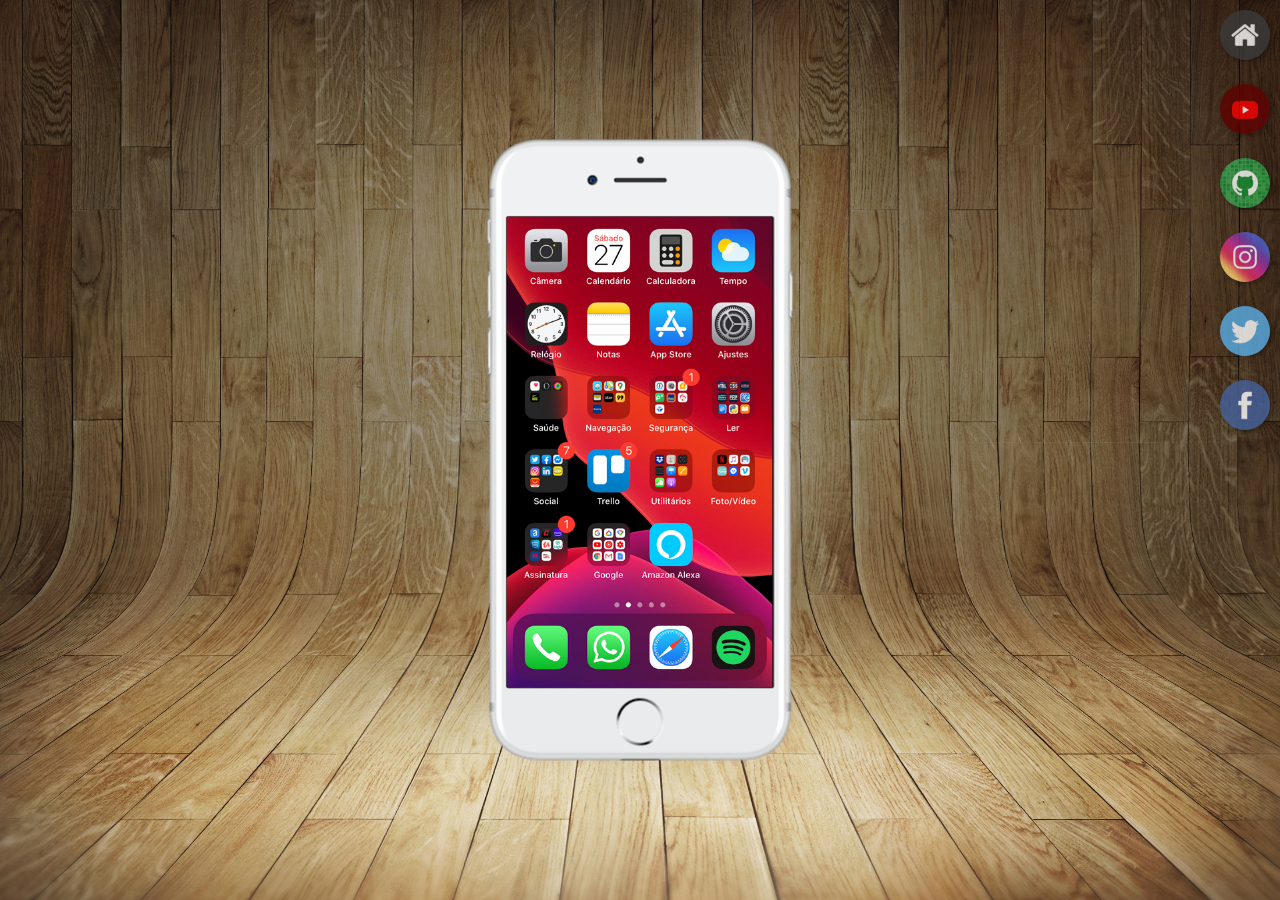
<file: index.html>
<!DOCTYPE html>
<html lang="pt-br">
<head>
    <meta charset="UTF-8">
    <meta name="viewport" content="width=device-width, initial-scale=1.0">
    <link rel="shortcut icon" href="imagens/favicon.ico" type="image/x-icon">
    <link rel="stylesheet" href="estilos/style.css">
    <title>Projeto Redes Sociais</title>
</head>
<body>
    <main>
        <section id="telefone">
            <iframe src="home.html" id="tela" name="tela" frameborder="0">
                Seu navegador não é compatível!
            </iframe>
        </section>
        <section id="redes-sociais">
            <a href="home.html" target="tela"><img src="imagens/logo-home.jpg" alt="Home"></a><br>
            <a href="youtube.html" target="tela"><img src="imagens/logo-youtube.jpg" alt="Youtube"></a><br>
            <a href="github.html" target="tela"><img src="imagens/logo-github.jpg" alt="Github"></a><br>
            <a href="instagram.html" target="tela"><img src="imagens/logo-instagram.jpg" alt="Instagram"></a><br>
            <a href="twitter.html" target="tela"><img src="imagens/logo-twitter.jpg" alt="Twitter"></a><br>
            <a href="facebook.html" target="tela"><img src="imagens/logo-facebook.jpg" alt="Facebook"></a><br>
        </section>
    </main>
</body>
</html>
</file>
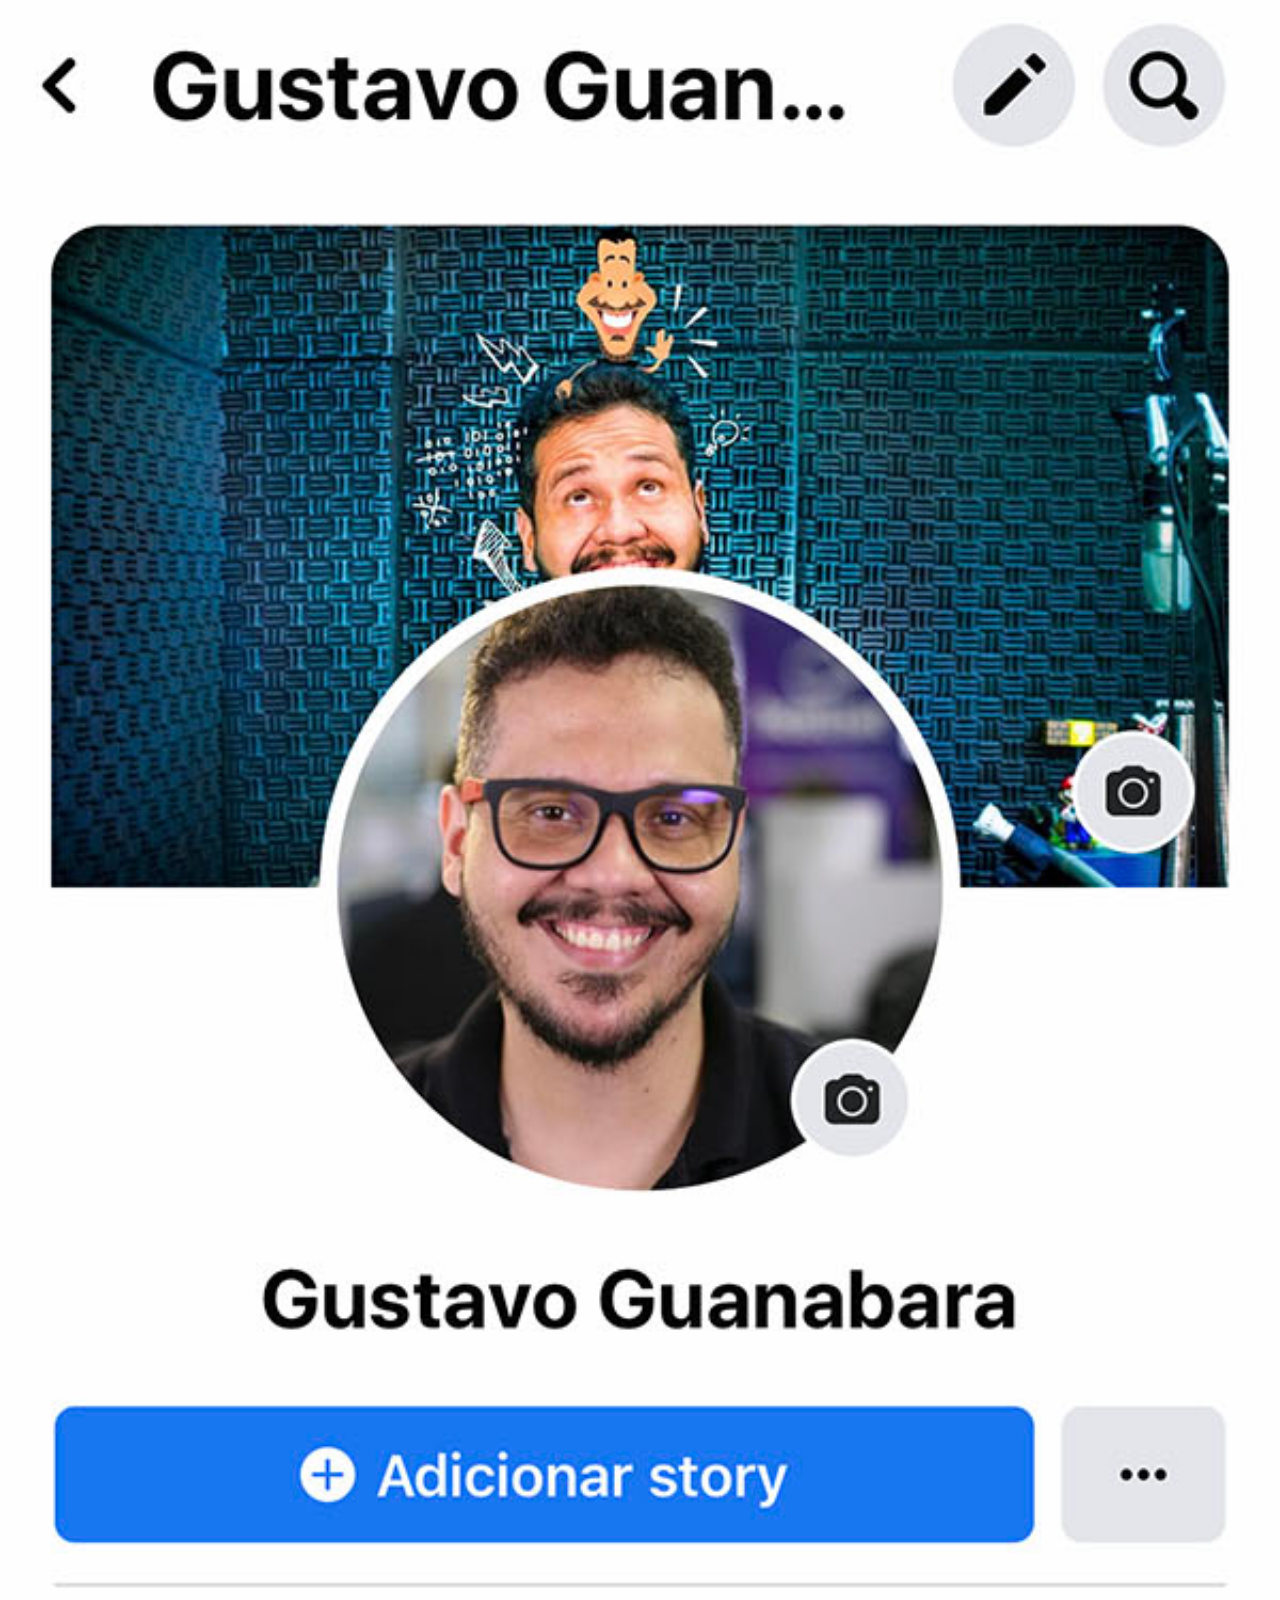
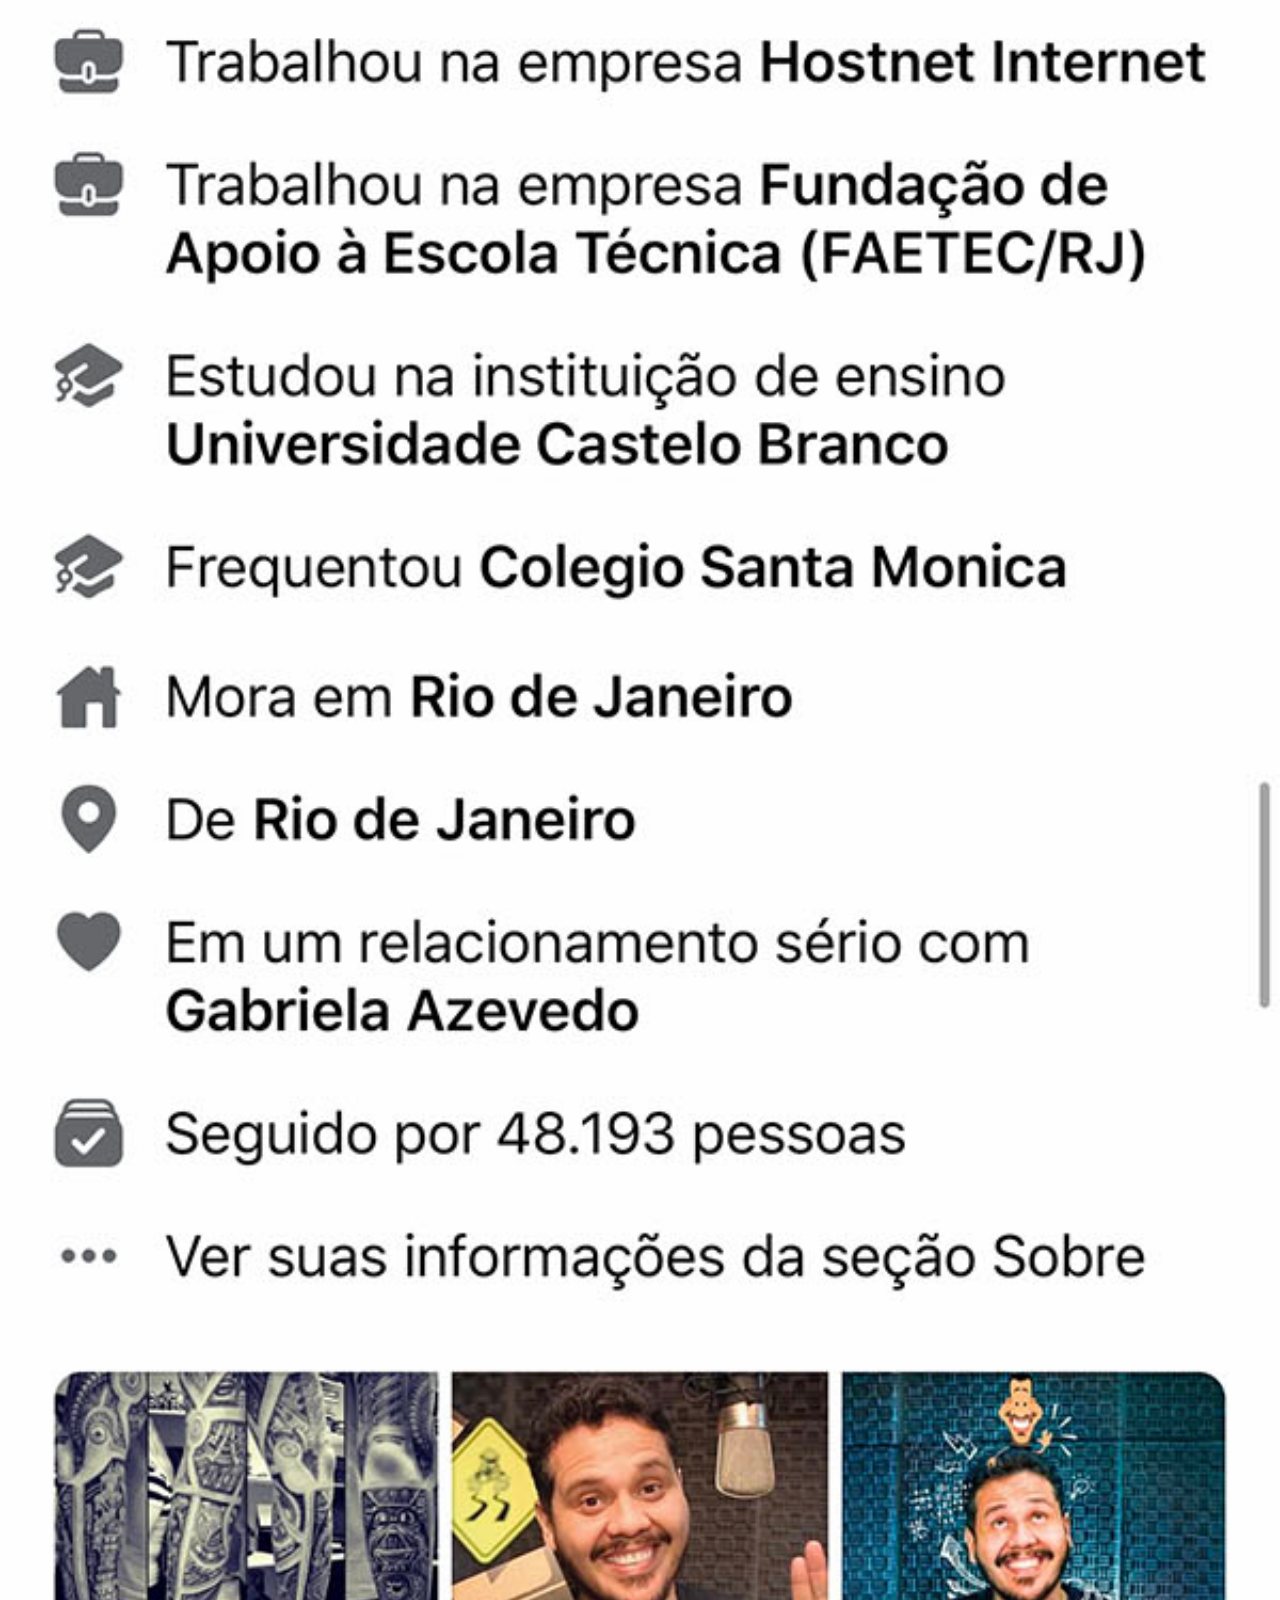
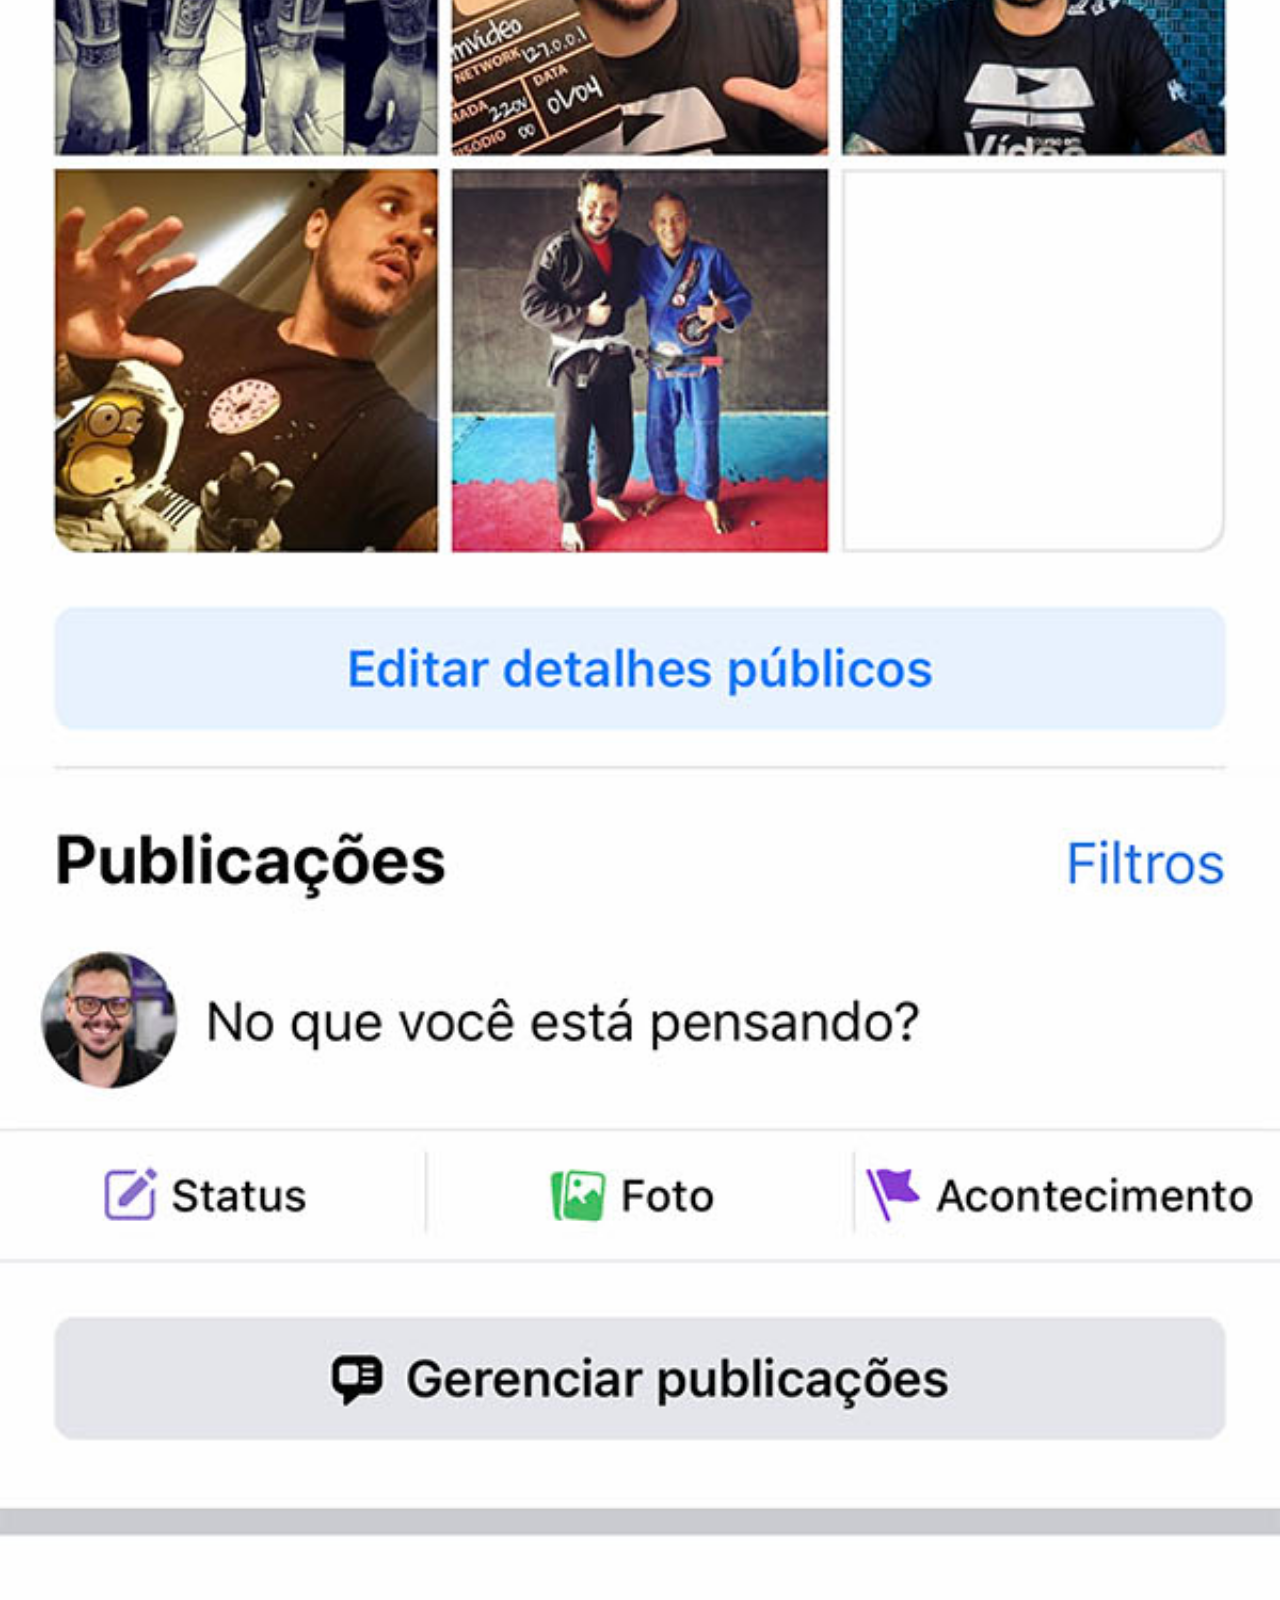
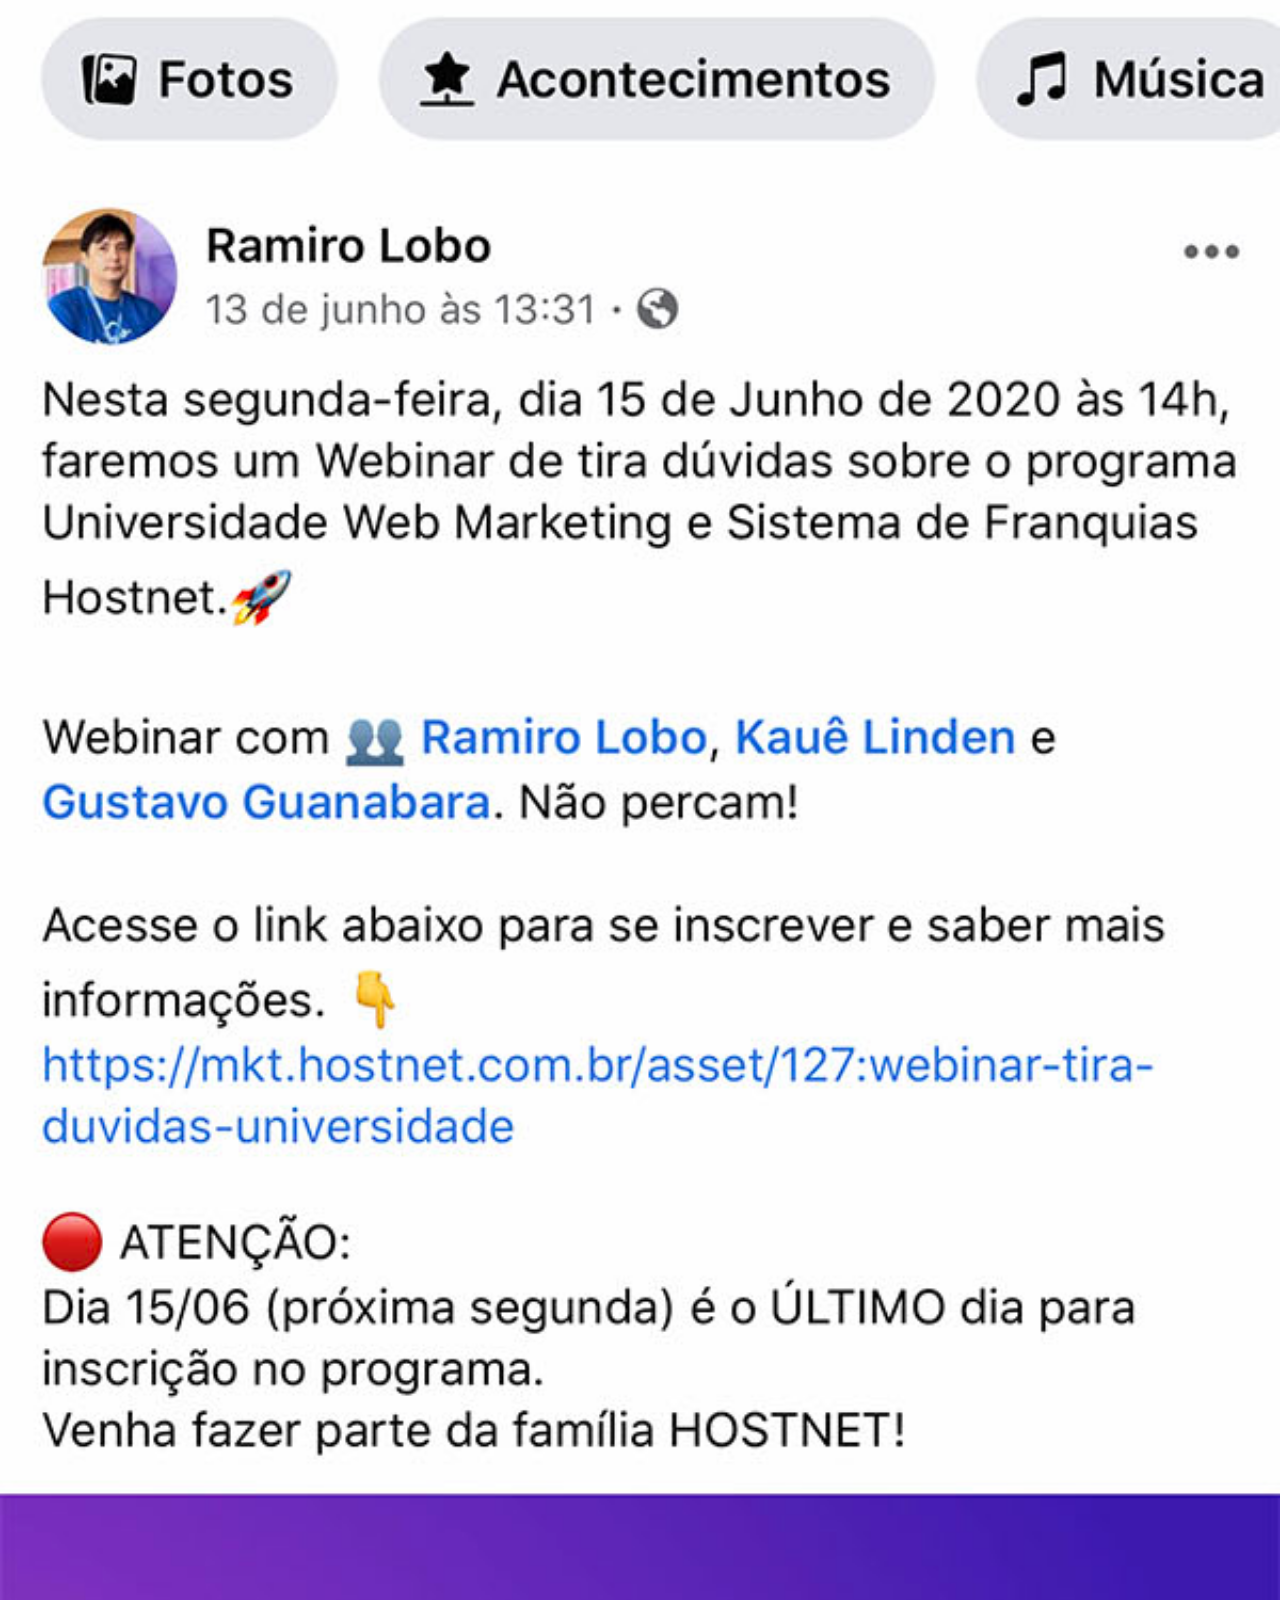
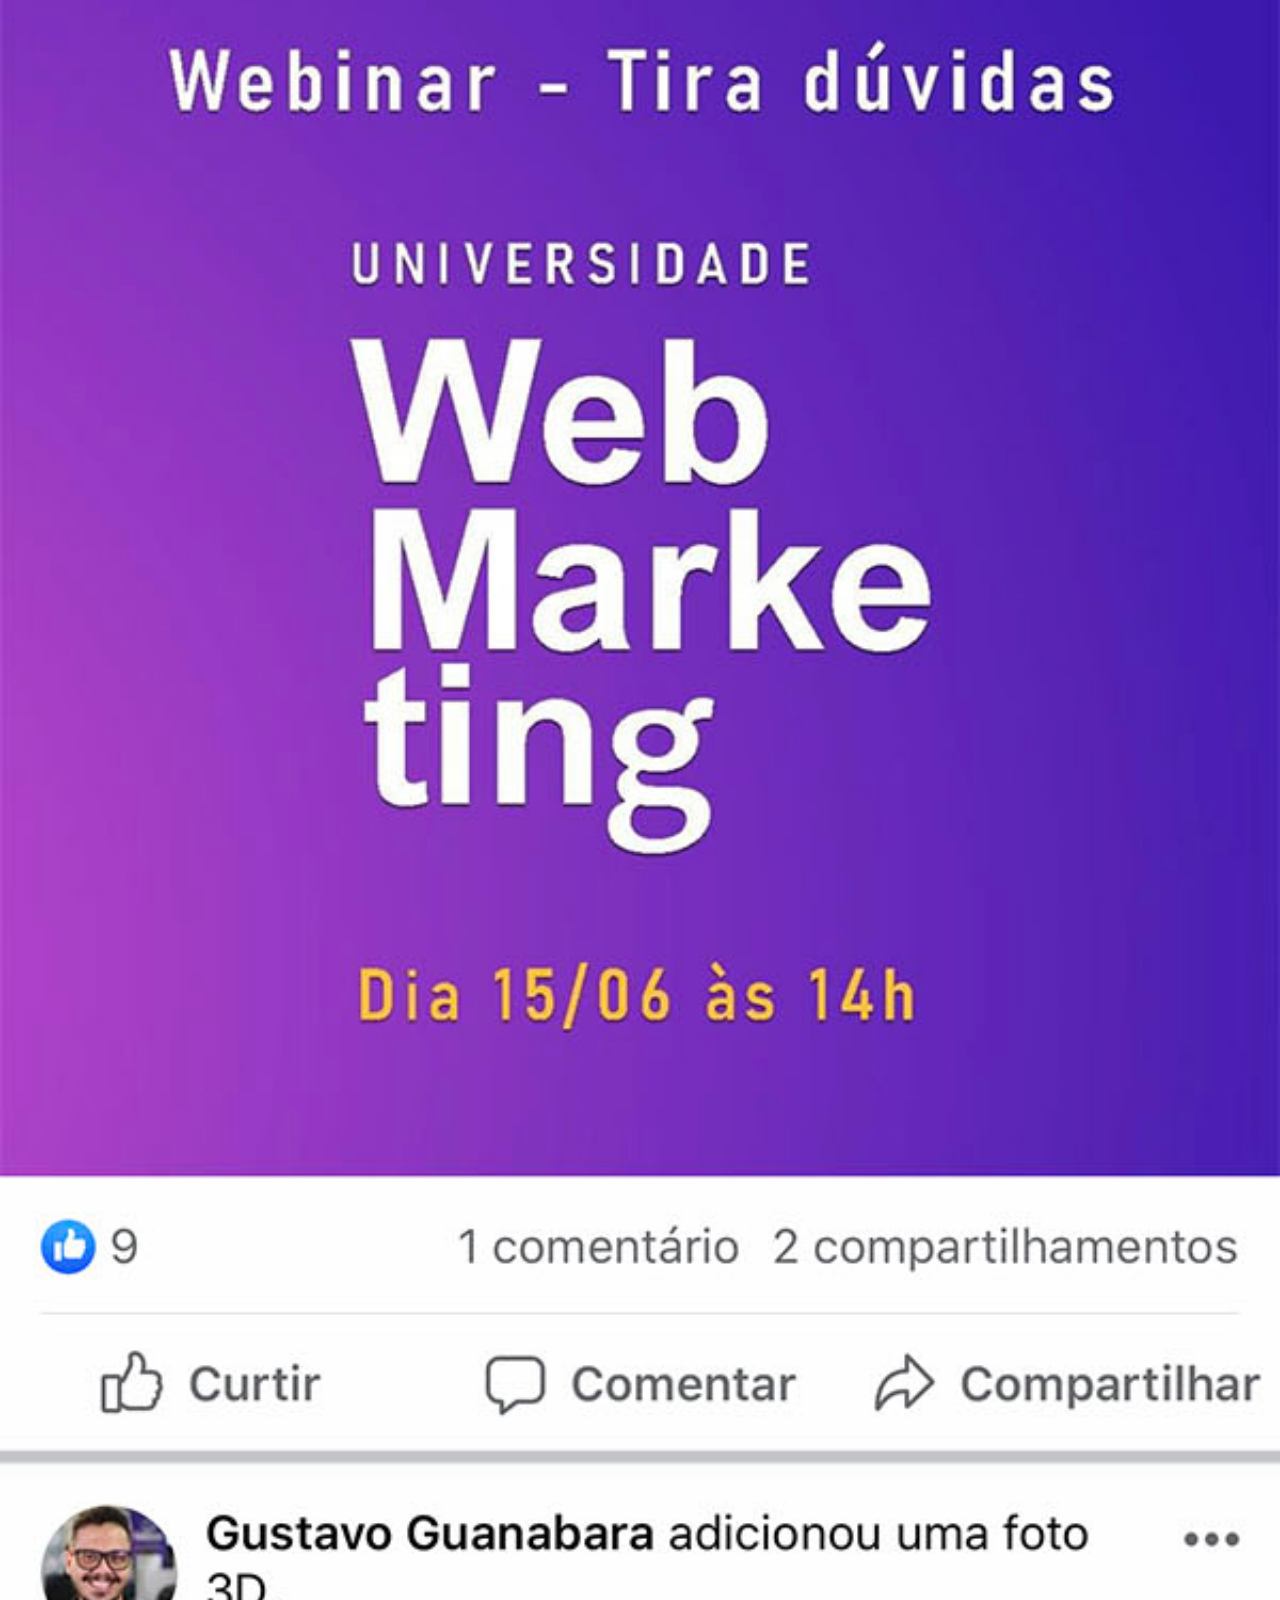
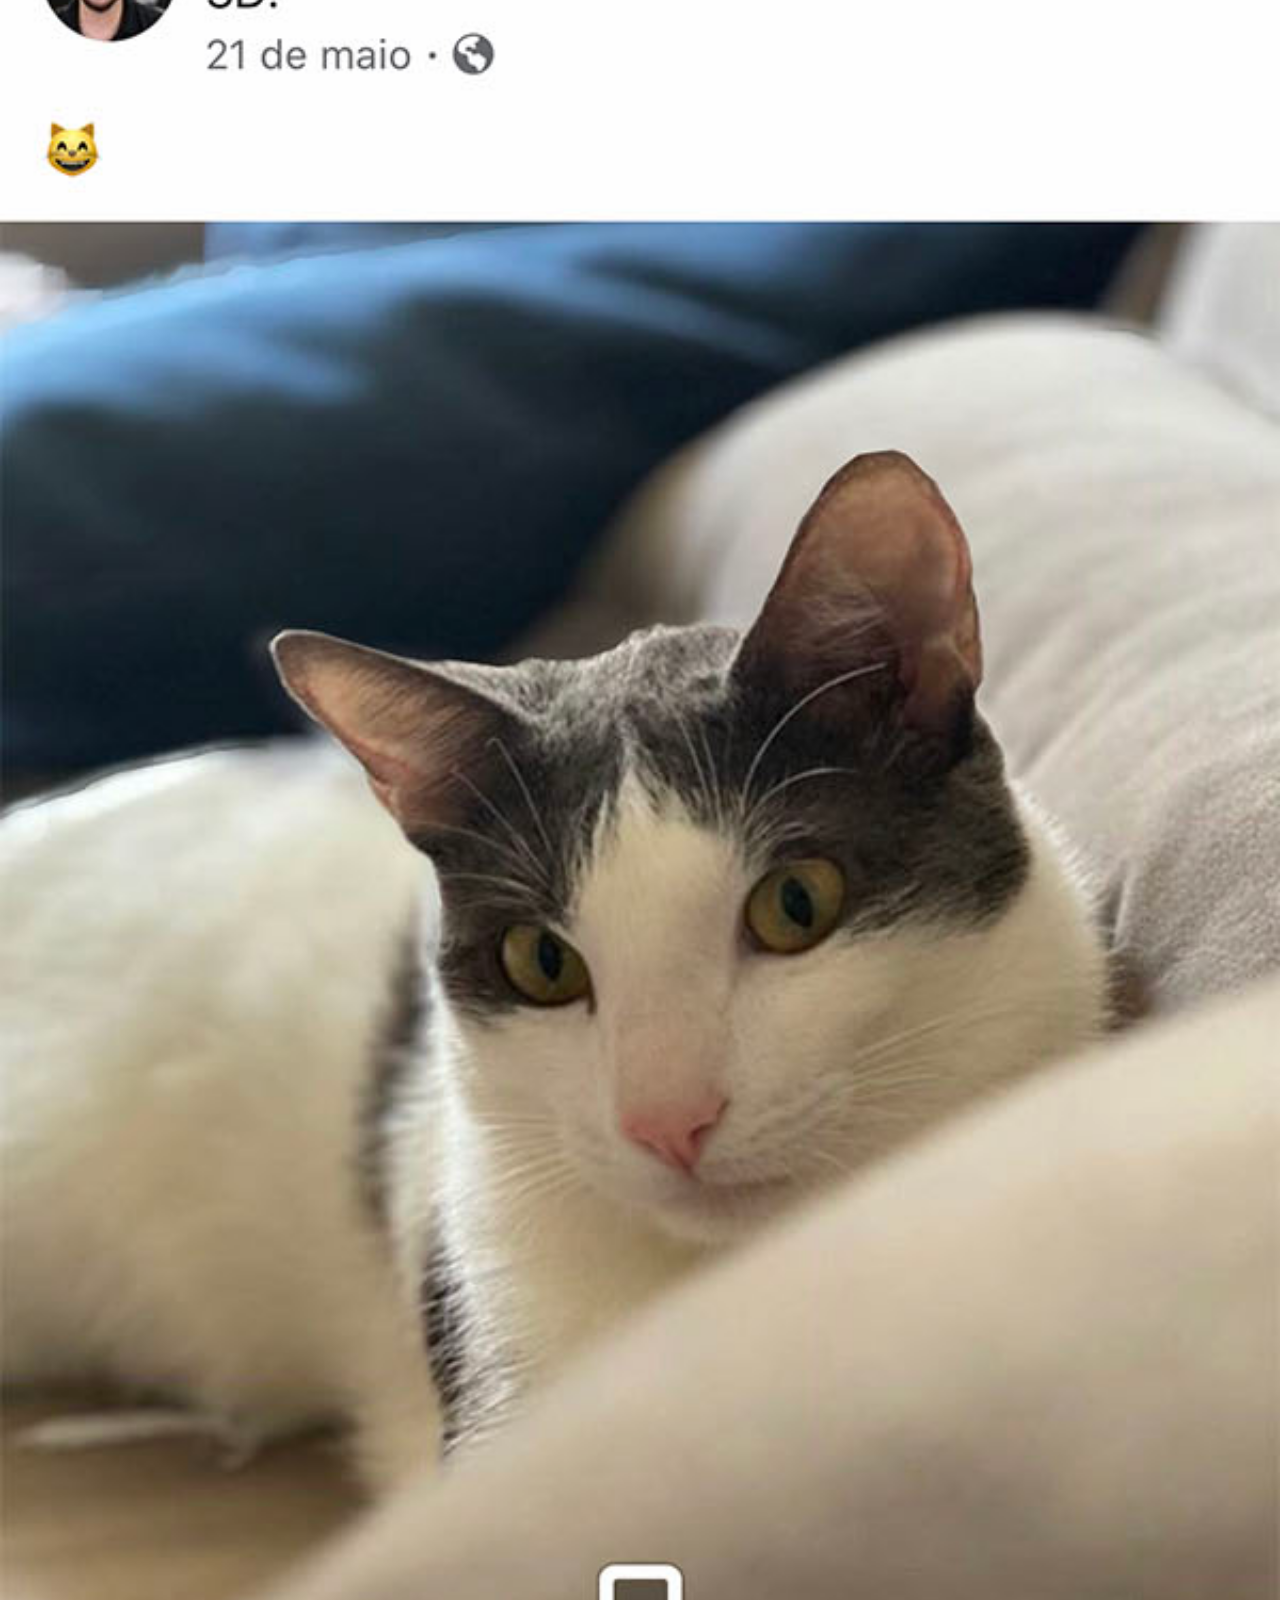
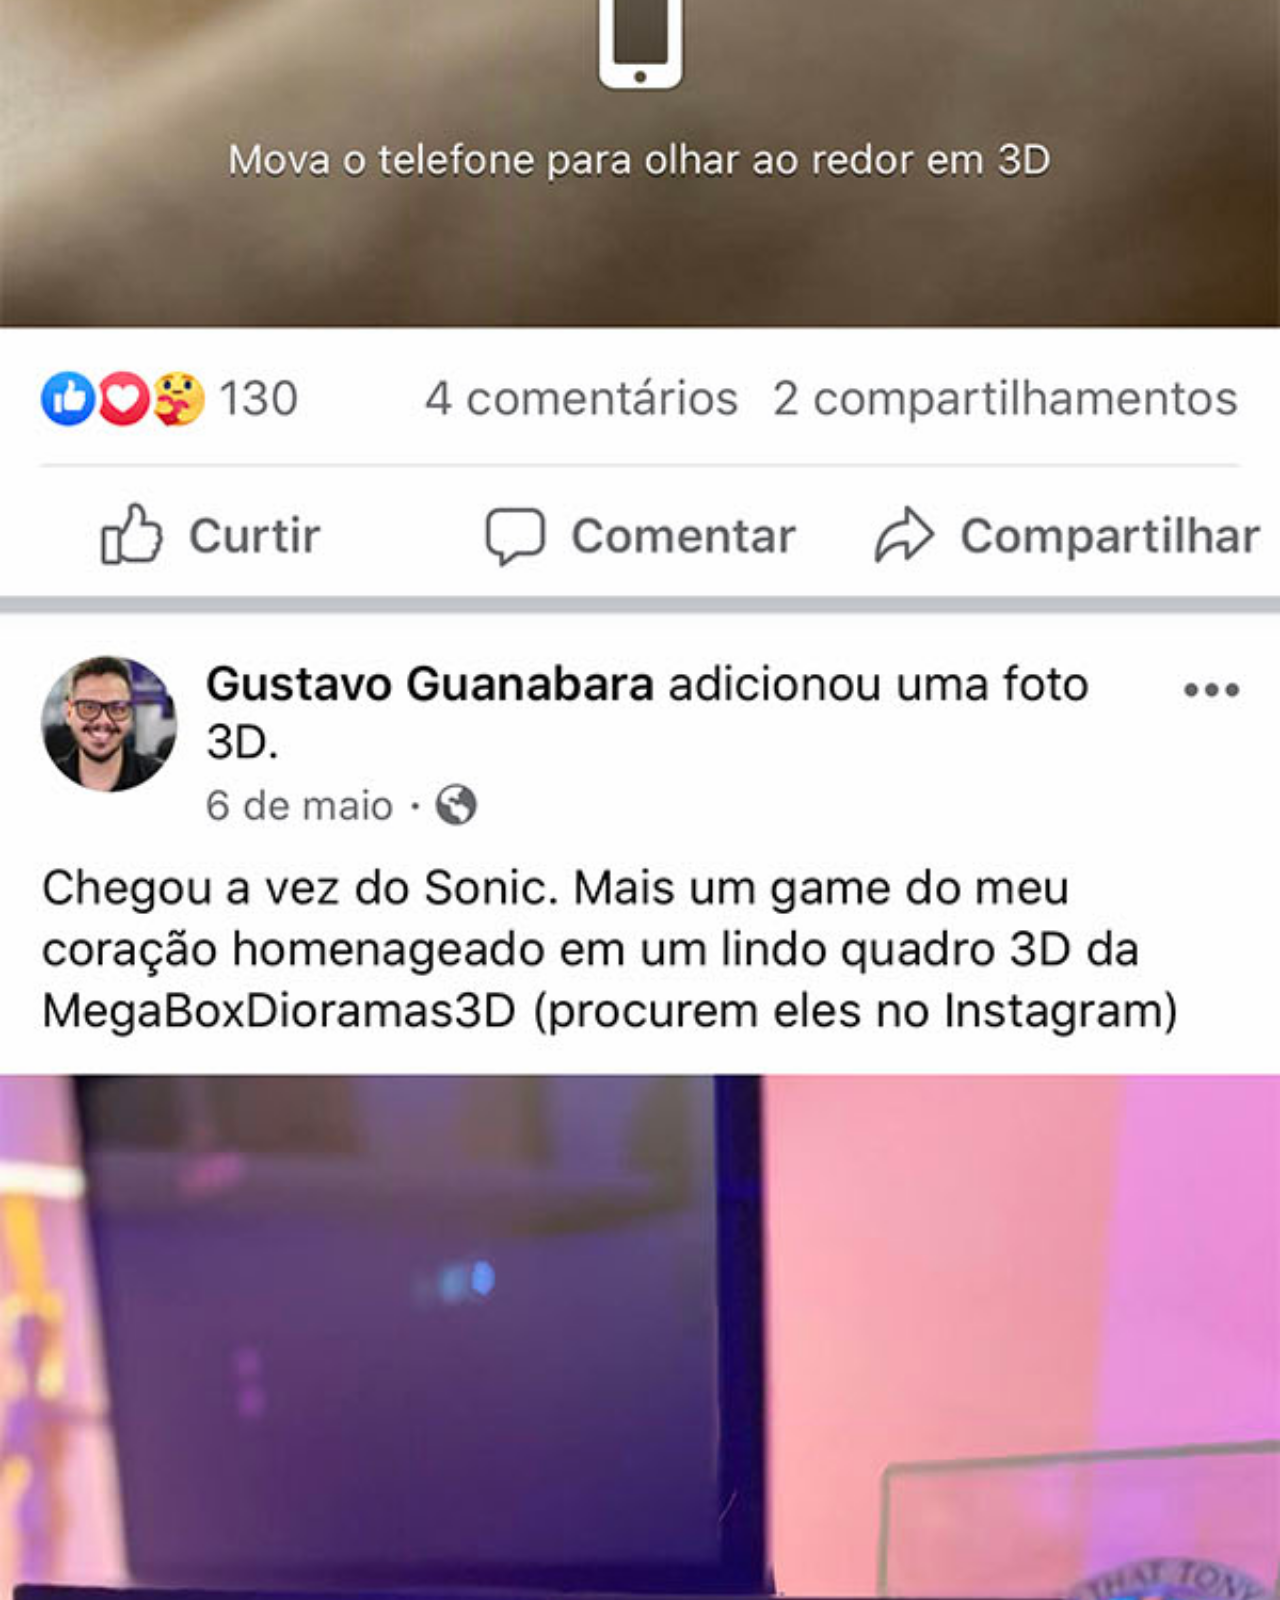
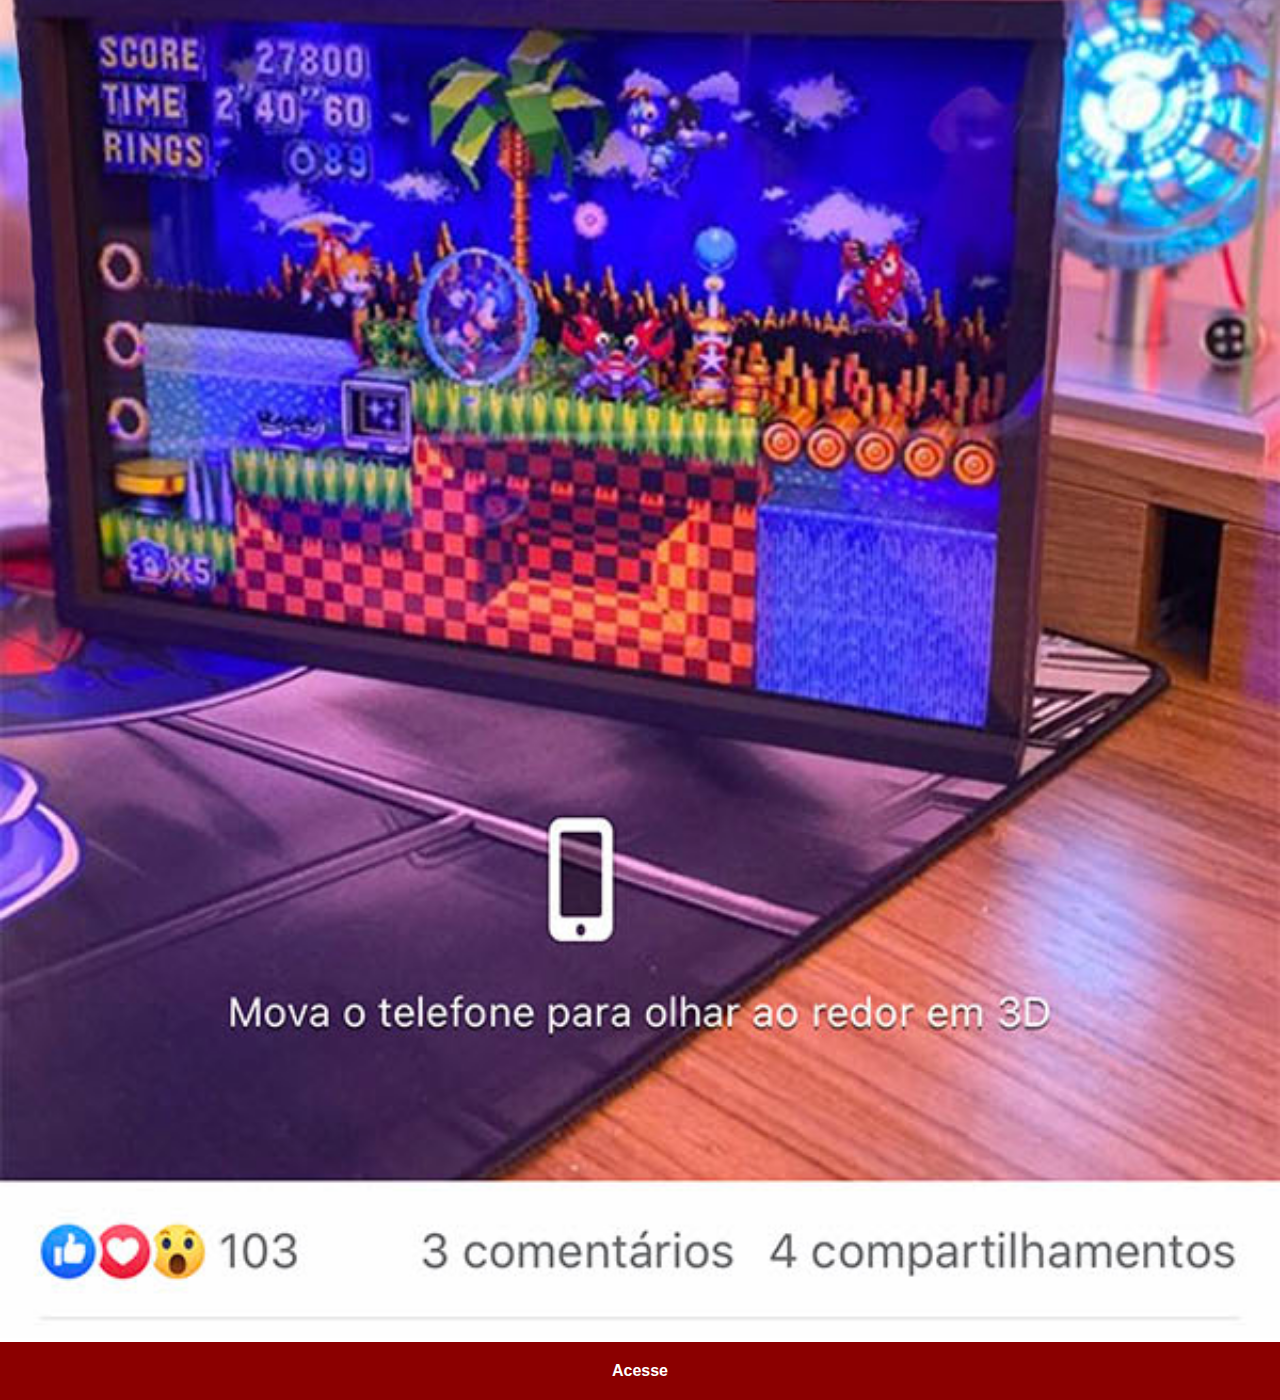
<file: facebook.html>
<!DOCTYPE html>
<html lang="pt-br">
<head>
    <meta charset="UTF-8">
    <meta name="viewport" content="width=device-width, initial-scale=1.0">
    <title>Facebook</title>
    <style>
        *{
            margin: 0;
            padding: 0;
            font-family: Arial, Helvetica, sans-serif;
        }

        ::-webkit-scrollbar {
            width: 0px;
            height: 0px;
        }

        img {
            width: 100vw;
        }

        a{
            display: block;
            background-color: darkred;
            color: white;
            padding: 20px;
            text-align: center;
            font-weight: bolder;
            text-decoration: none;
        }

        a:hover {
            background-color: red;
        }
    </style>
</head>
<body>
    <img src="imagens/tela-facebook.jpg" alt="Tela YouTube">
    <a href="https://www.facebook.com/" target="_blank">Acesse</a>
</body>
</html>
</file>
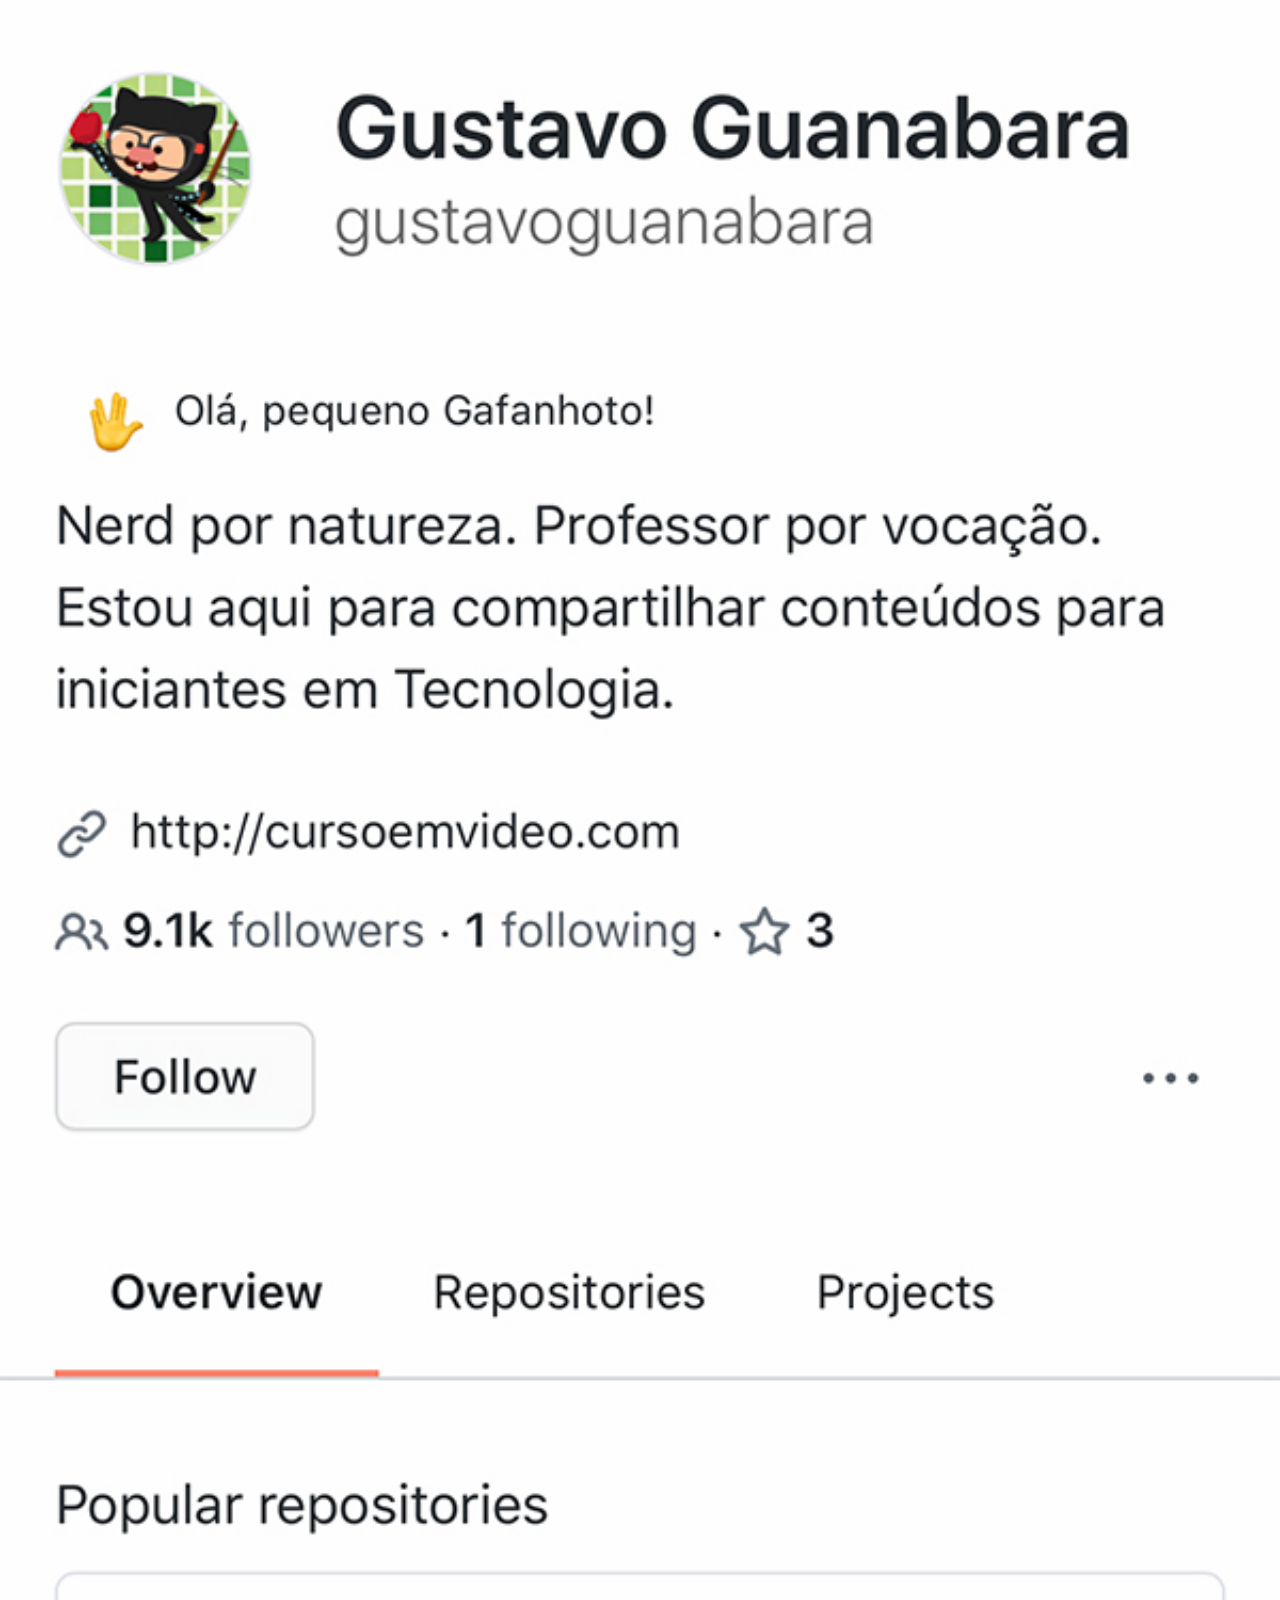
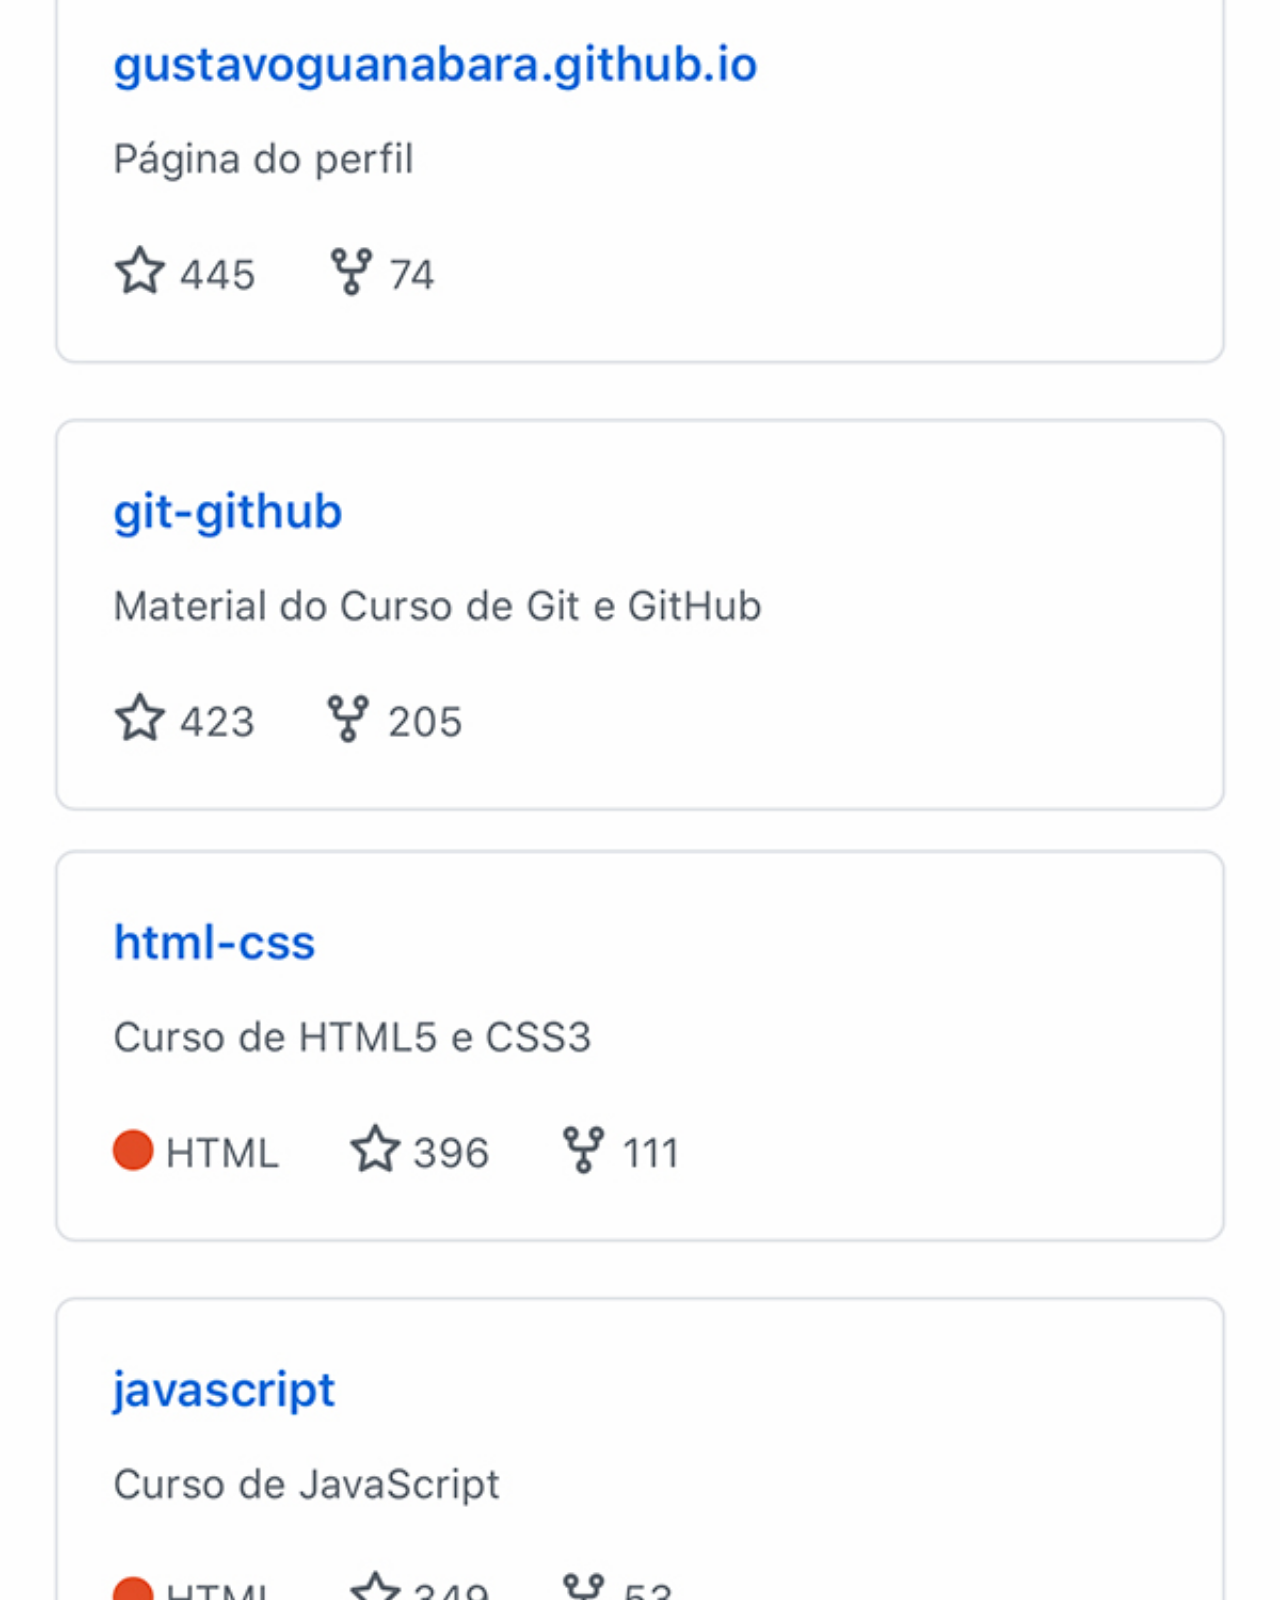
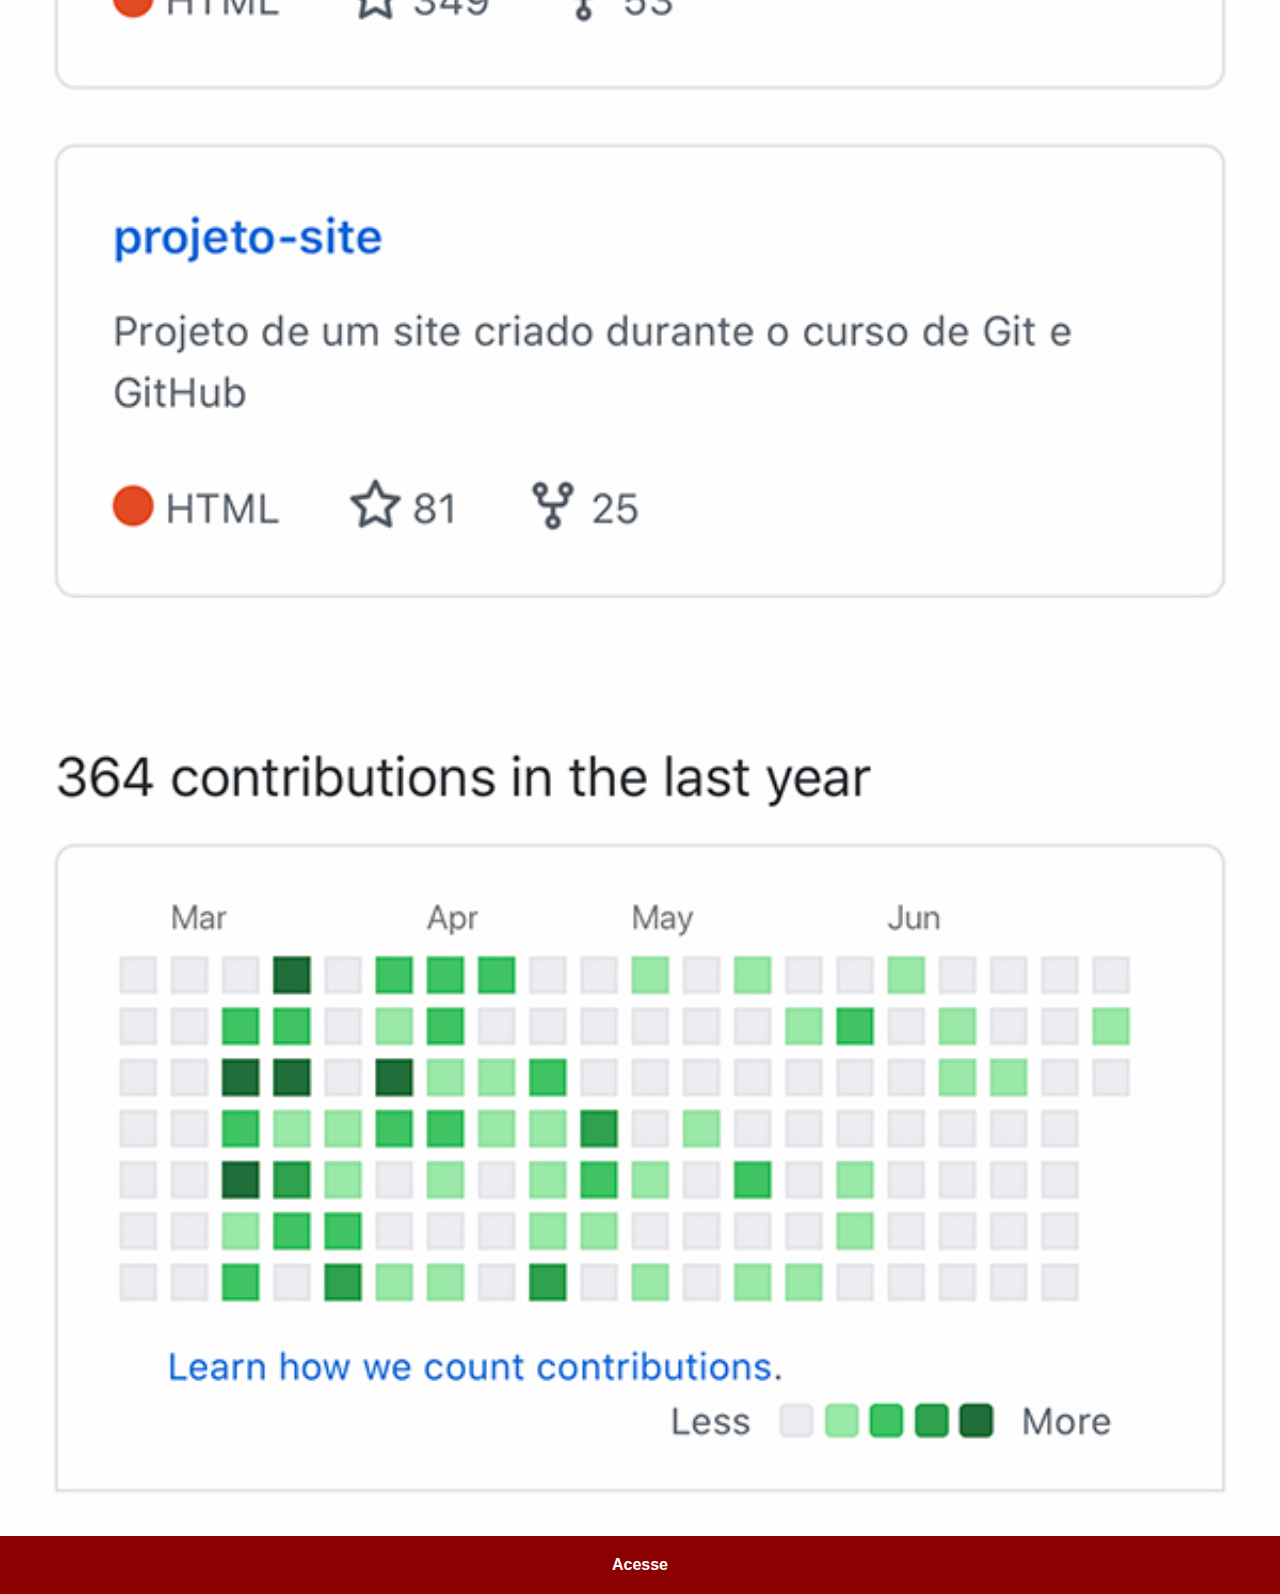
<file: github.html>
<!DOCTYPE html>
<html lang="pt-br">
<head>
    <meta charset="UTF-8">
    <meta name="viewport" content="width=device-width, initial-scale=1.0">
    <title>GitHub</title>
    <style>
        *{
            margin: 0;
            padding: 0;
            font-family: Arial, Helvetica, sans-serif;
        }

        ::-webkit-scrollbar {
            width: 0px;
            height: 0px;
        }

        img {
            width: 100vw;
        }

        a{
            display: block;
            background-color: darkred;
            color: white;
            padding: 20px;
            text-align: center;
            font-weight: bolder;
            text-decoration: none;
        }

        a:hover {
            background-color: red;
        }
    </style>
</head>
<body>
    <img src="imagens/tela-github.jpg" alt="Tela YouTube">
    <a href="https://github.com/" target="_blank">Acesse</a>
</body>
</html>
</file>
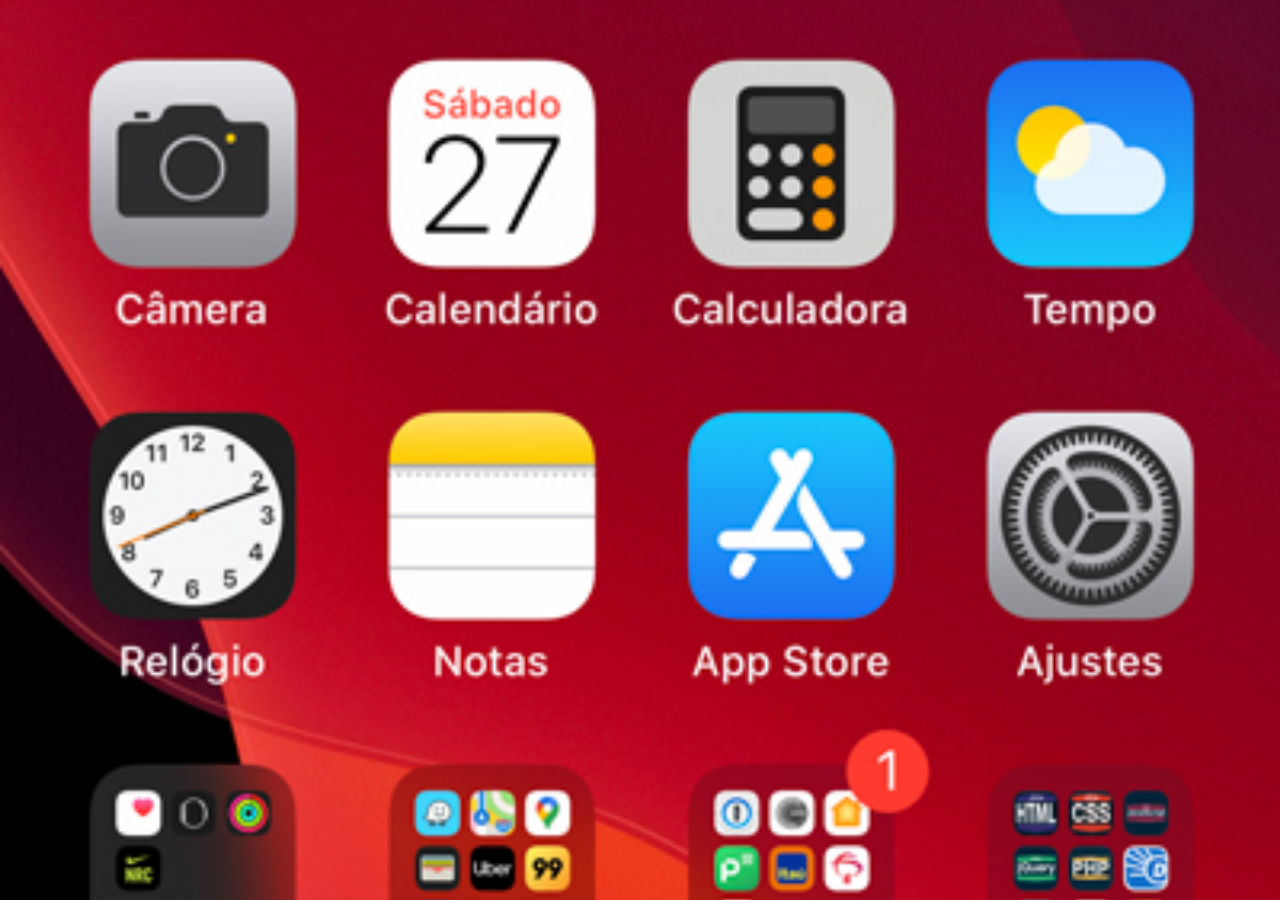
<file: home.html>
<!DOCTYPE html>
<html lang="pt-br">
<head>
    <meta charset="UTF-8">
    <meta name="viewport" content="width=device-width, initial-scale=1.0">
    <title>Home</title>
</head>
<style>
    * {
        margin: 0px;
        padding: 0px;
    }

    body {
        height: 100vh;
        width: 100vw;
        background: black url('imagens/tela-home.jpg') no-repeat fixed top center / cover;
    }
</style>
<body>
    
</body>
</html>
</file>
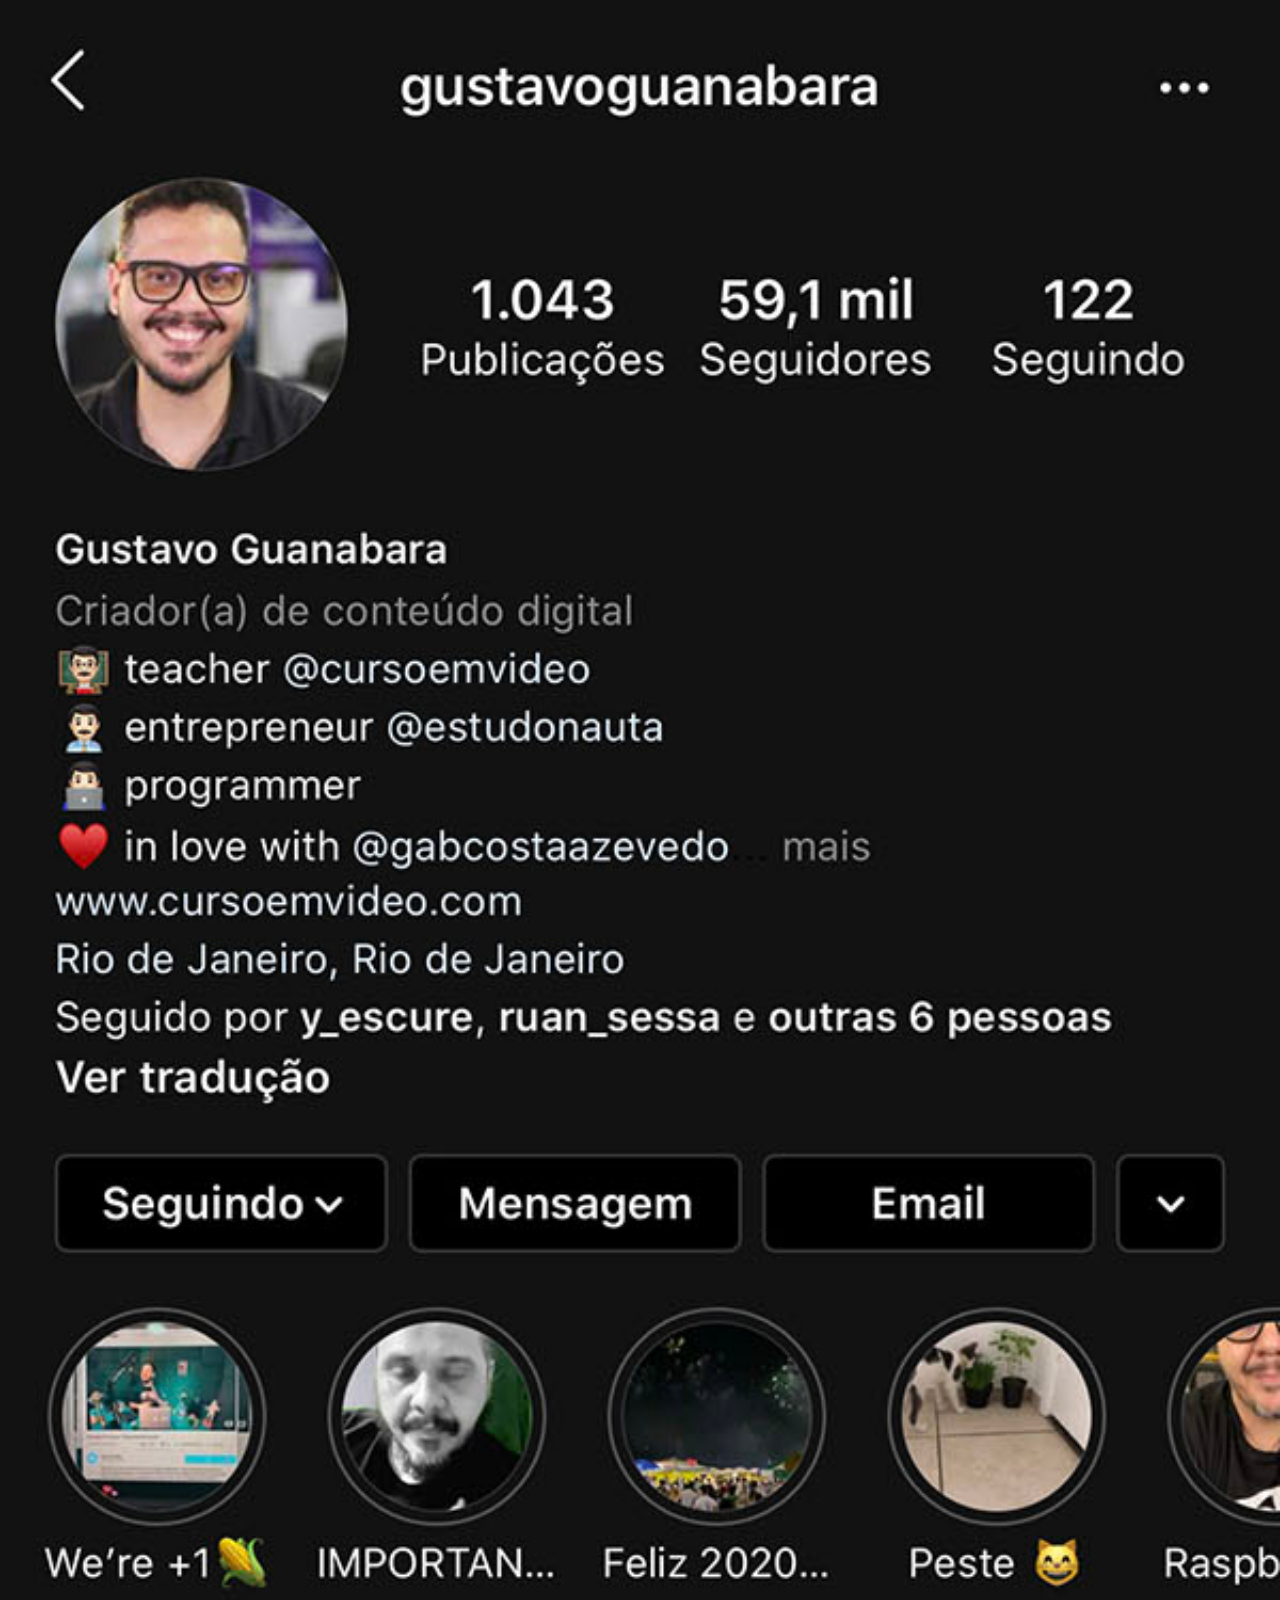
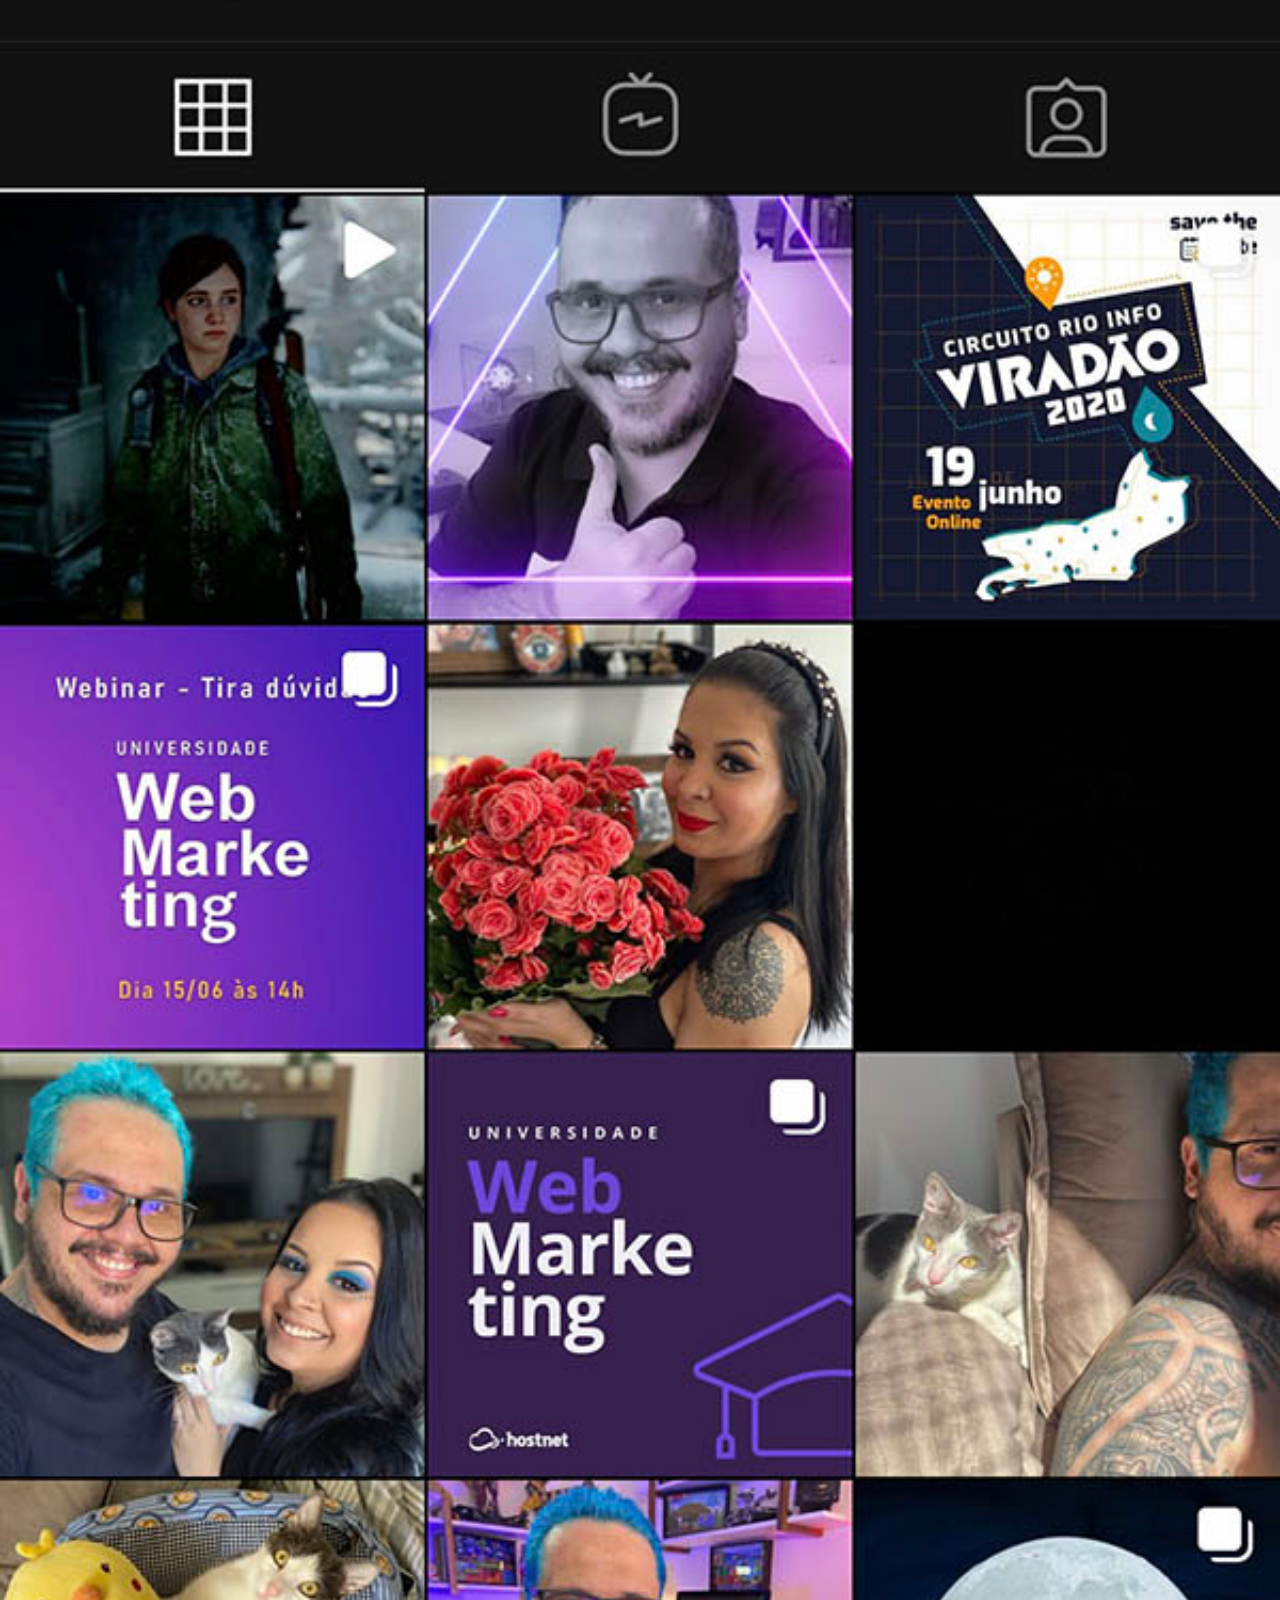
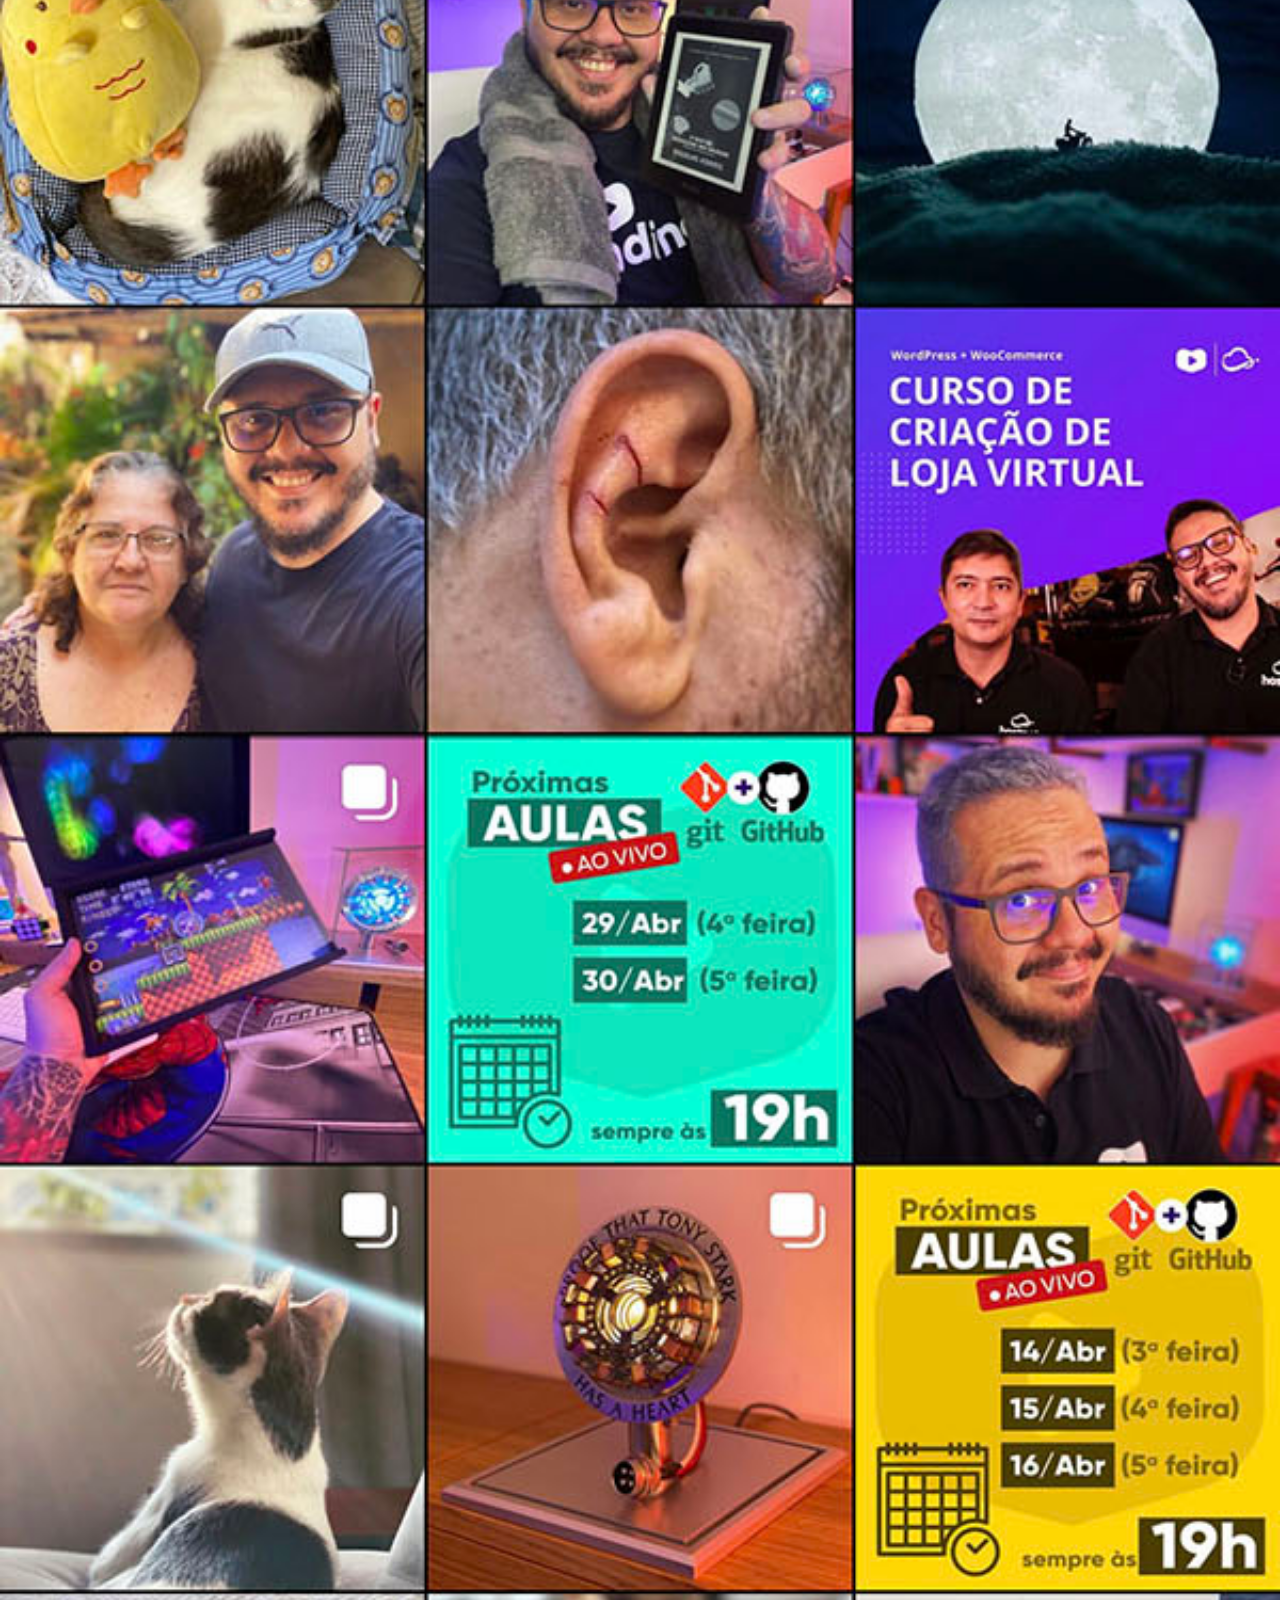
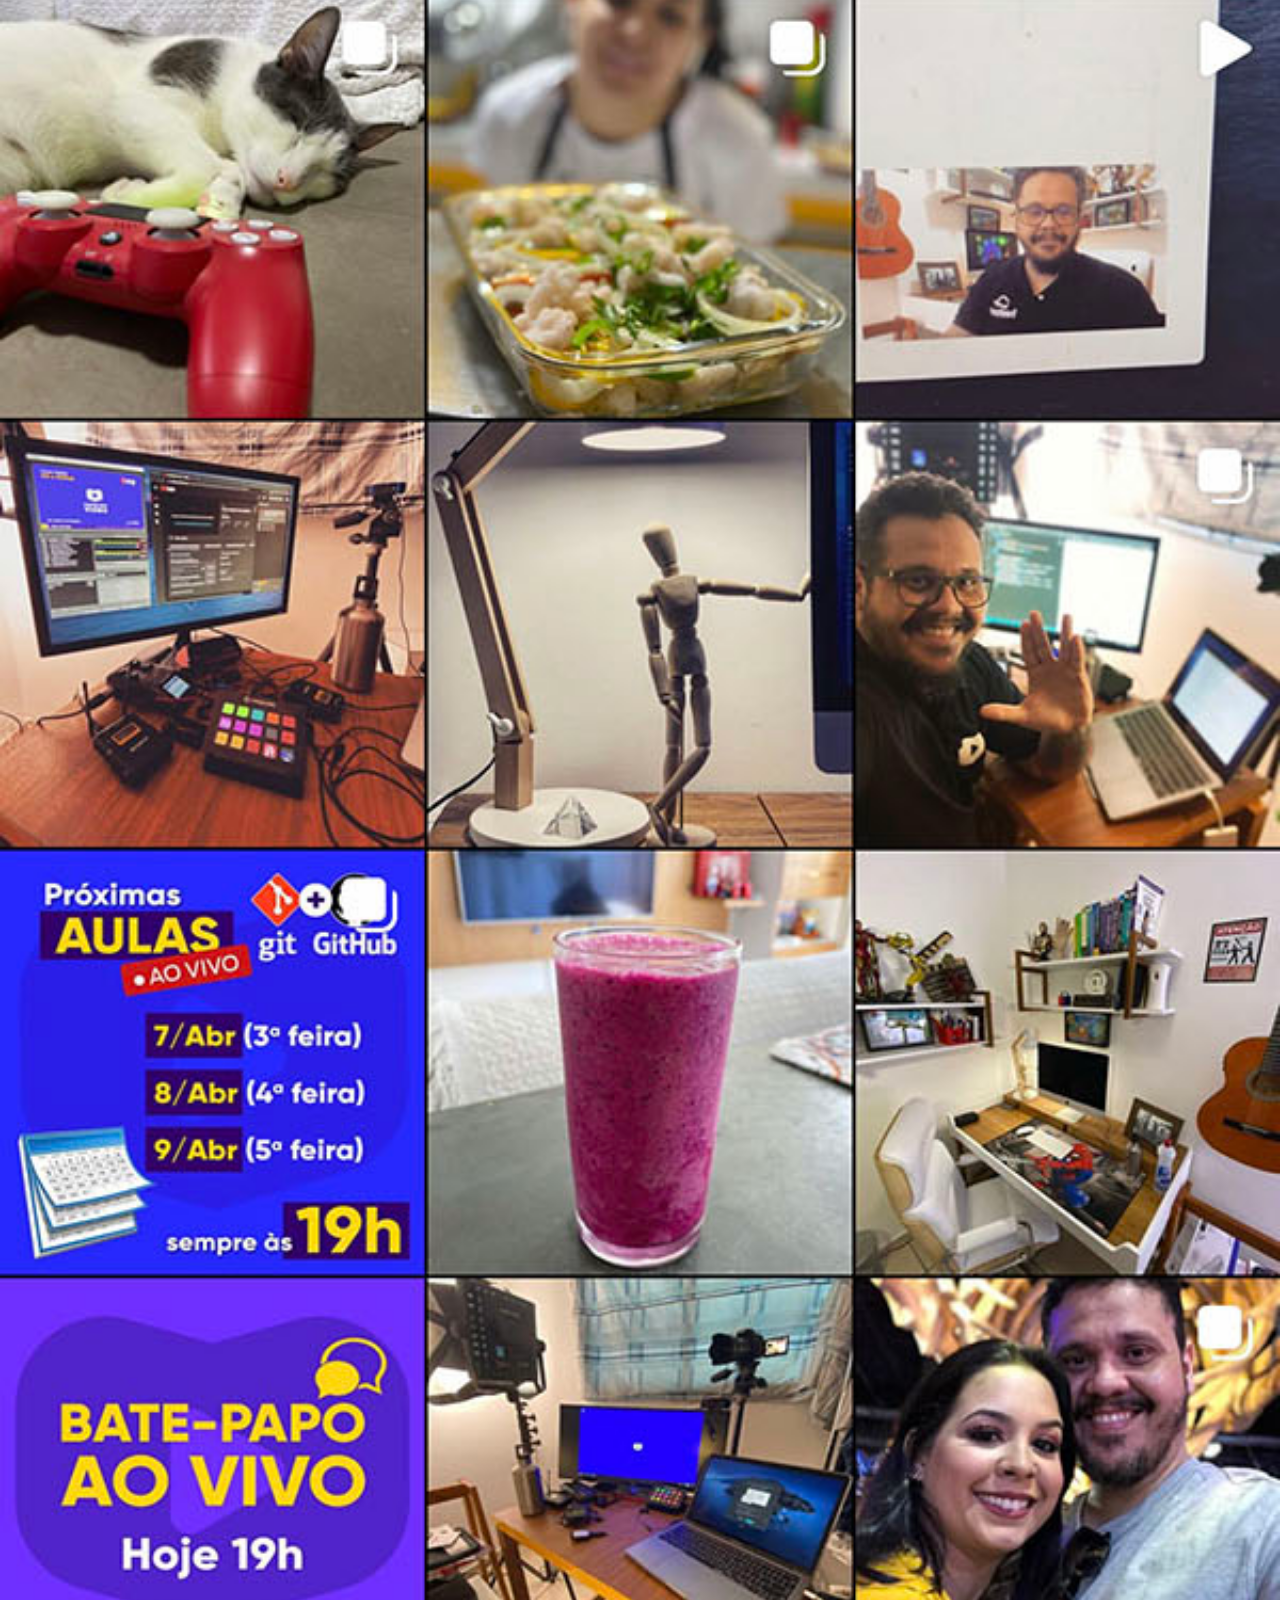
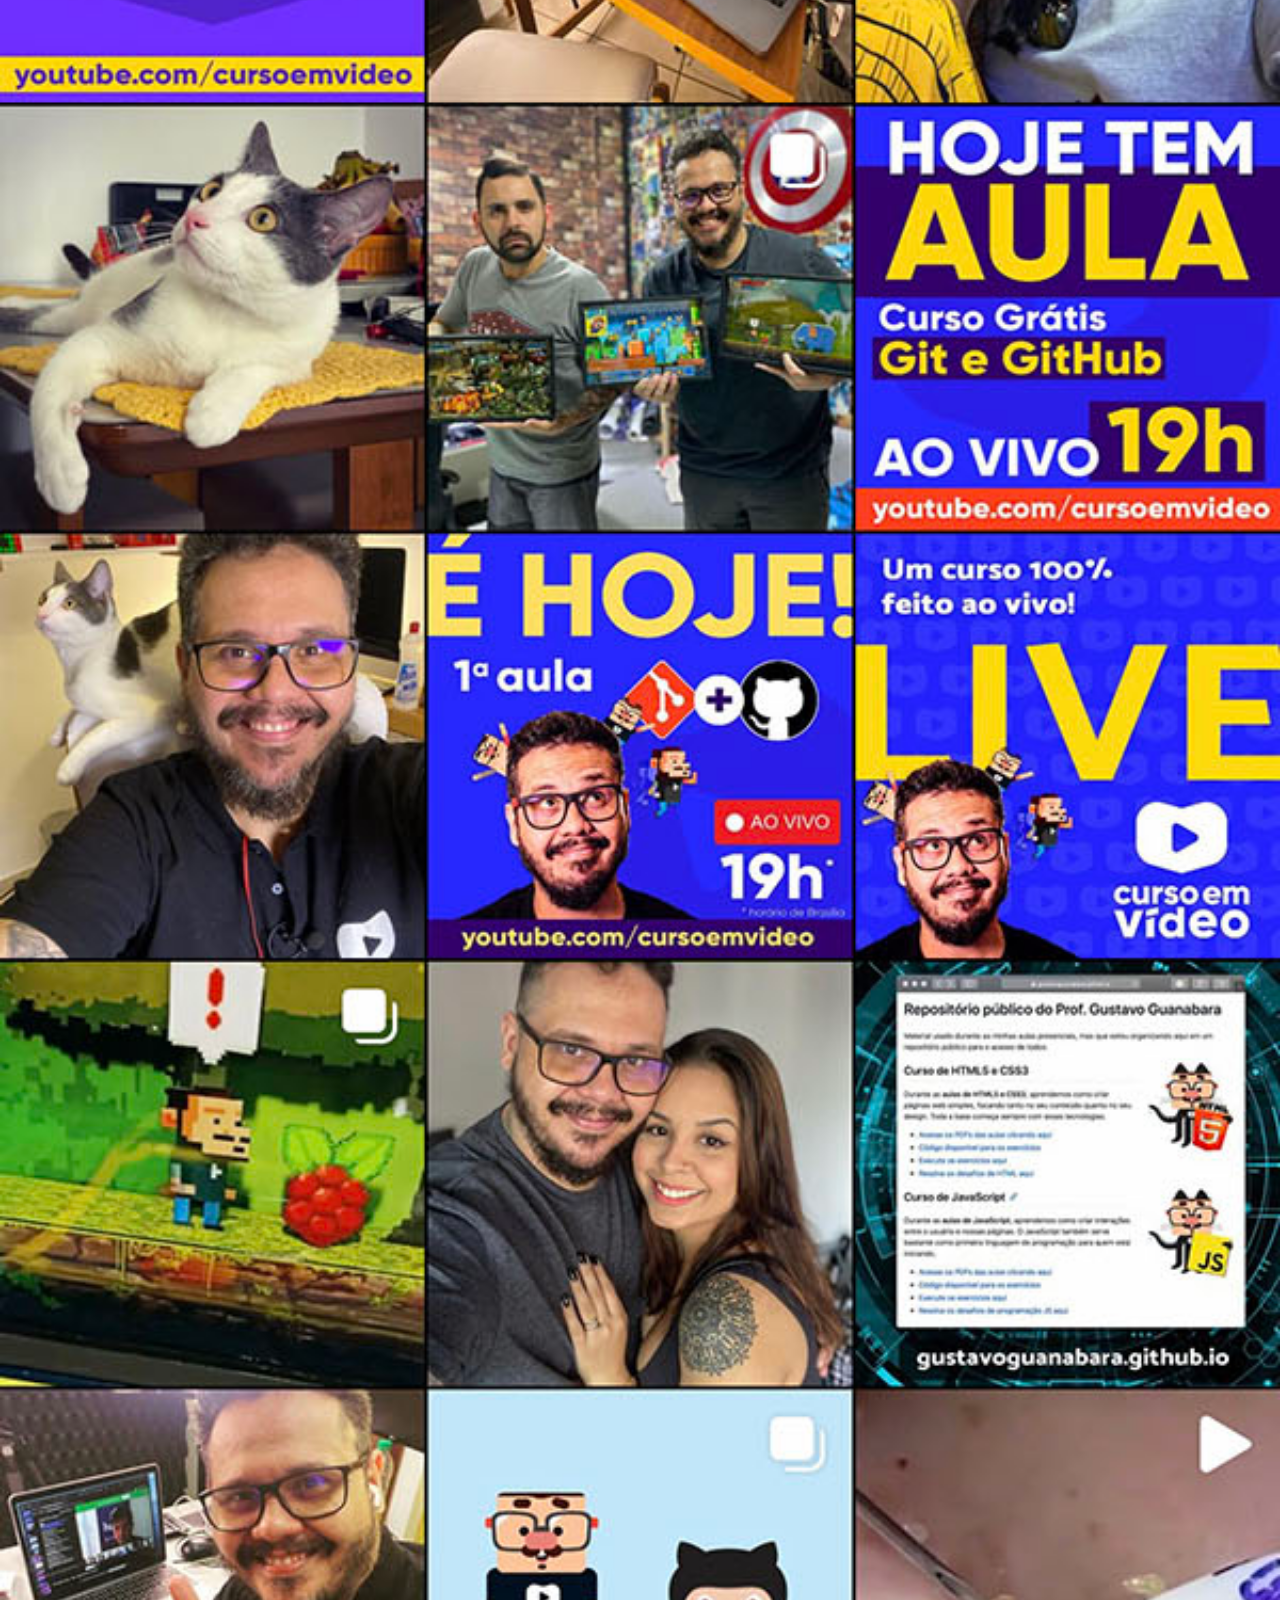
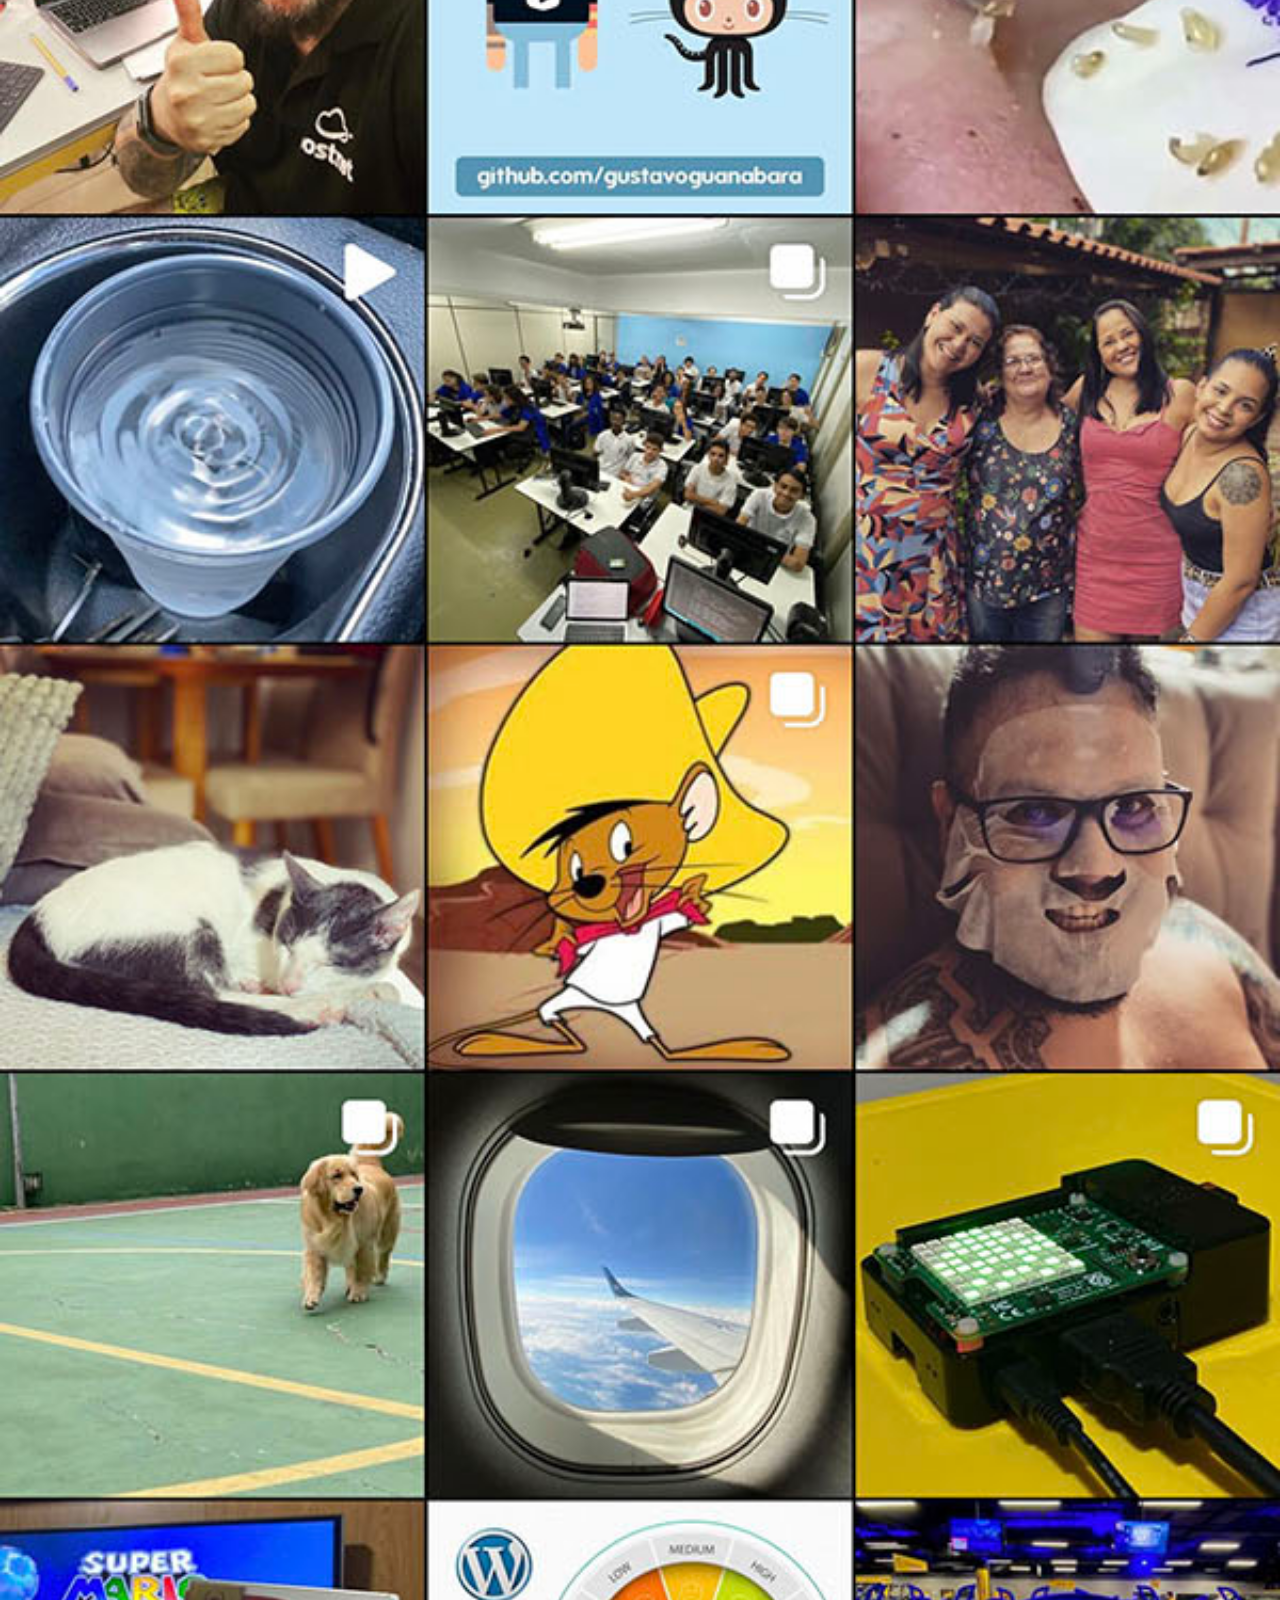
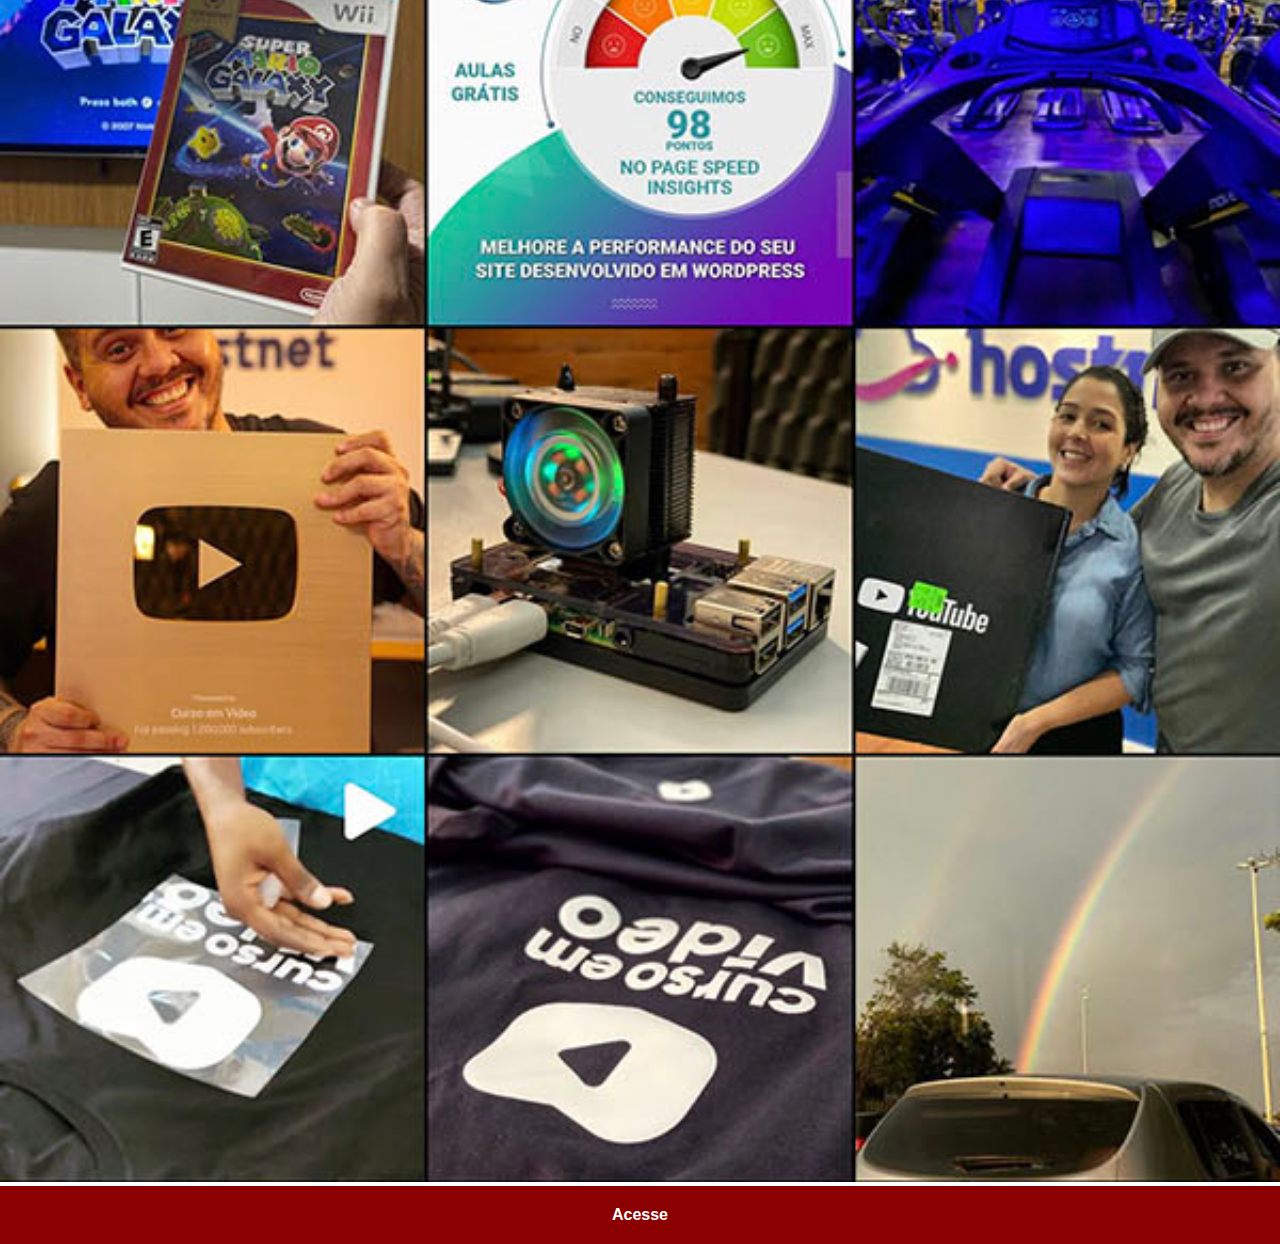
<file: instagram.html>
<!DOCTYPE html>
<html lang="pt-br">
<head>
    <meta charset="UTF-8">
    <meta name="viewport" content="width=device-width, initial-scale=1.0">
    <title>Instagram</title>
    <style>
        *{
            margin: 0;
            padding: 0;
            font-family: Arial, Helvetica, sans-serif;
        }

        ::-webkit-scrollbar {
            width: 0px;
            height: 0px;
        }

        img {
            width: 100vw;
        }

        a{
            display: block;
            background-color: darkred;
            color: white;
            padding: 20px;
            text-align: center;
            font-weight: bolder;
            text-decoration: none;
        }

        a:hover {
            background-color: red;
        }
    </style>
</head>
<body>
    <img src="imagens/tela-instagram.jpg" alt="Tela YouTube">
    <a href="https://www.instagram.com/" target="_blank">Acesse</a>
</body>
</html>
</file>
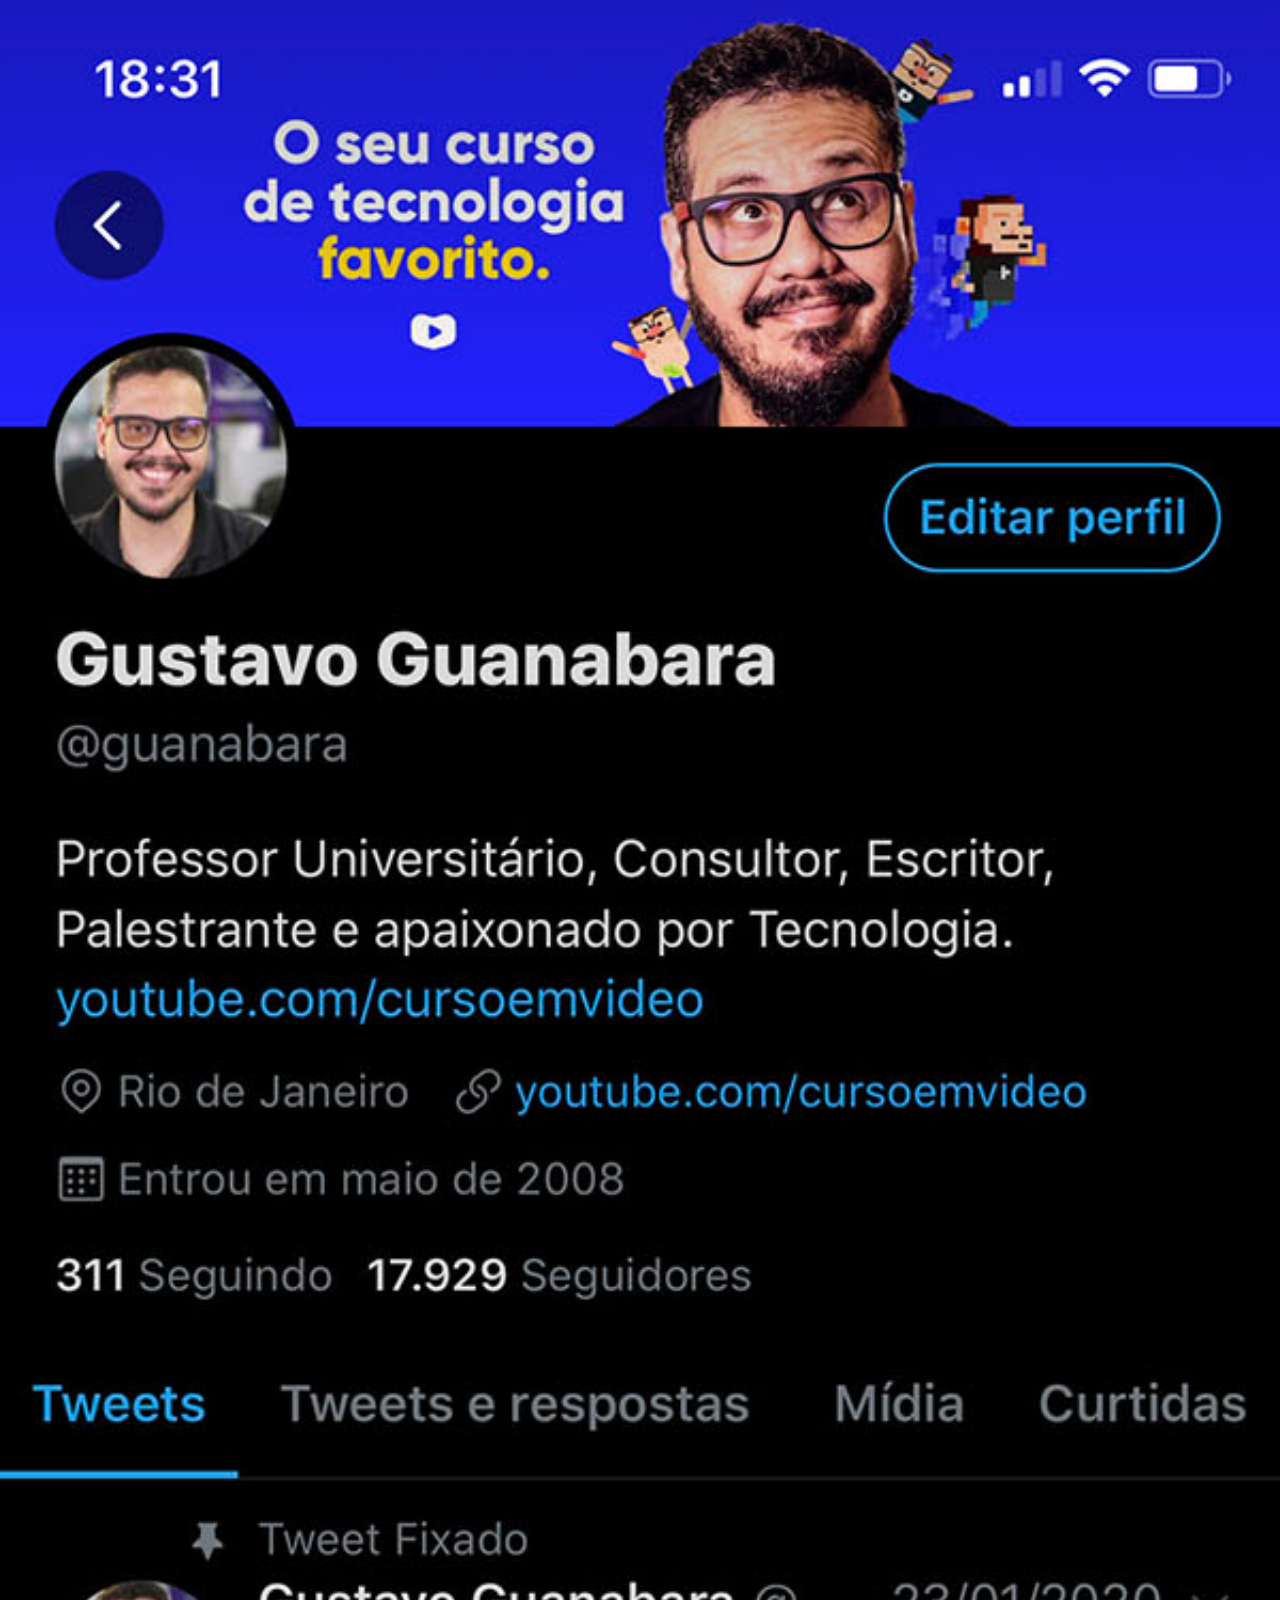
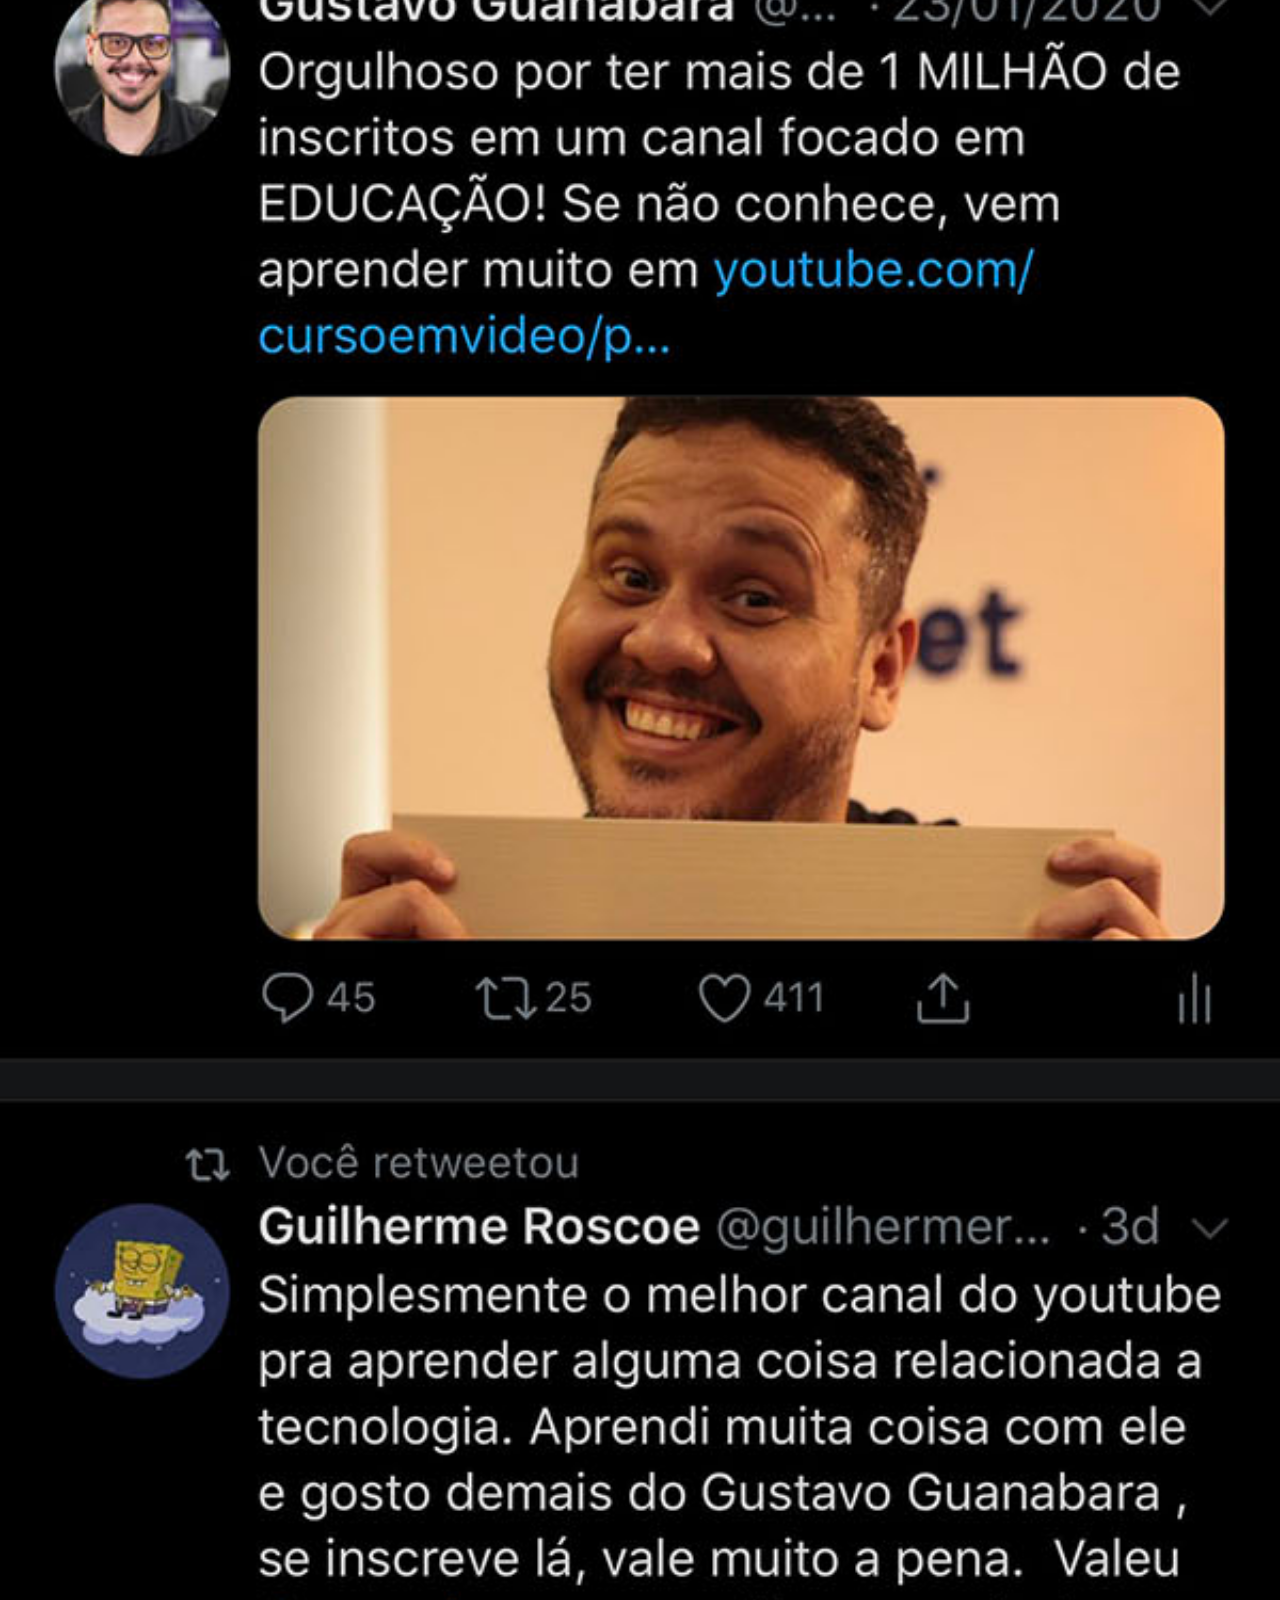
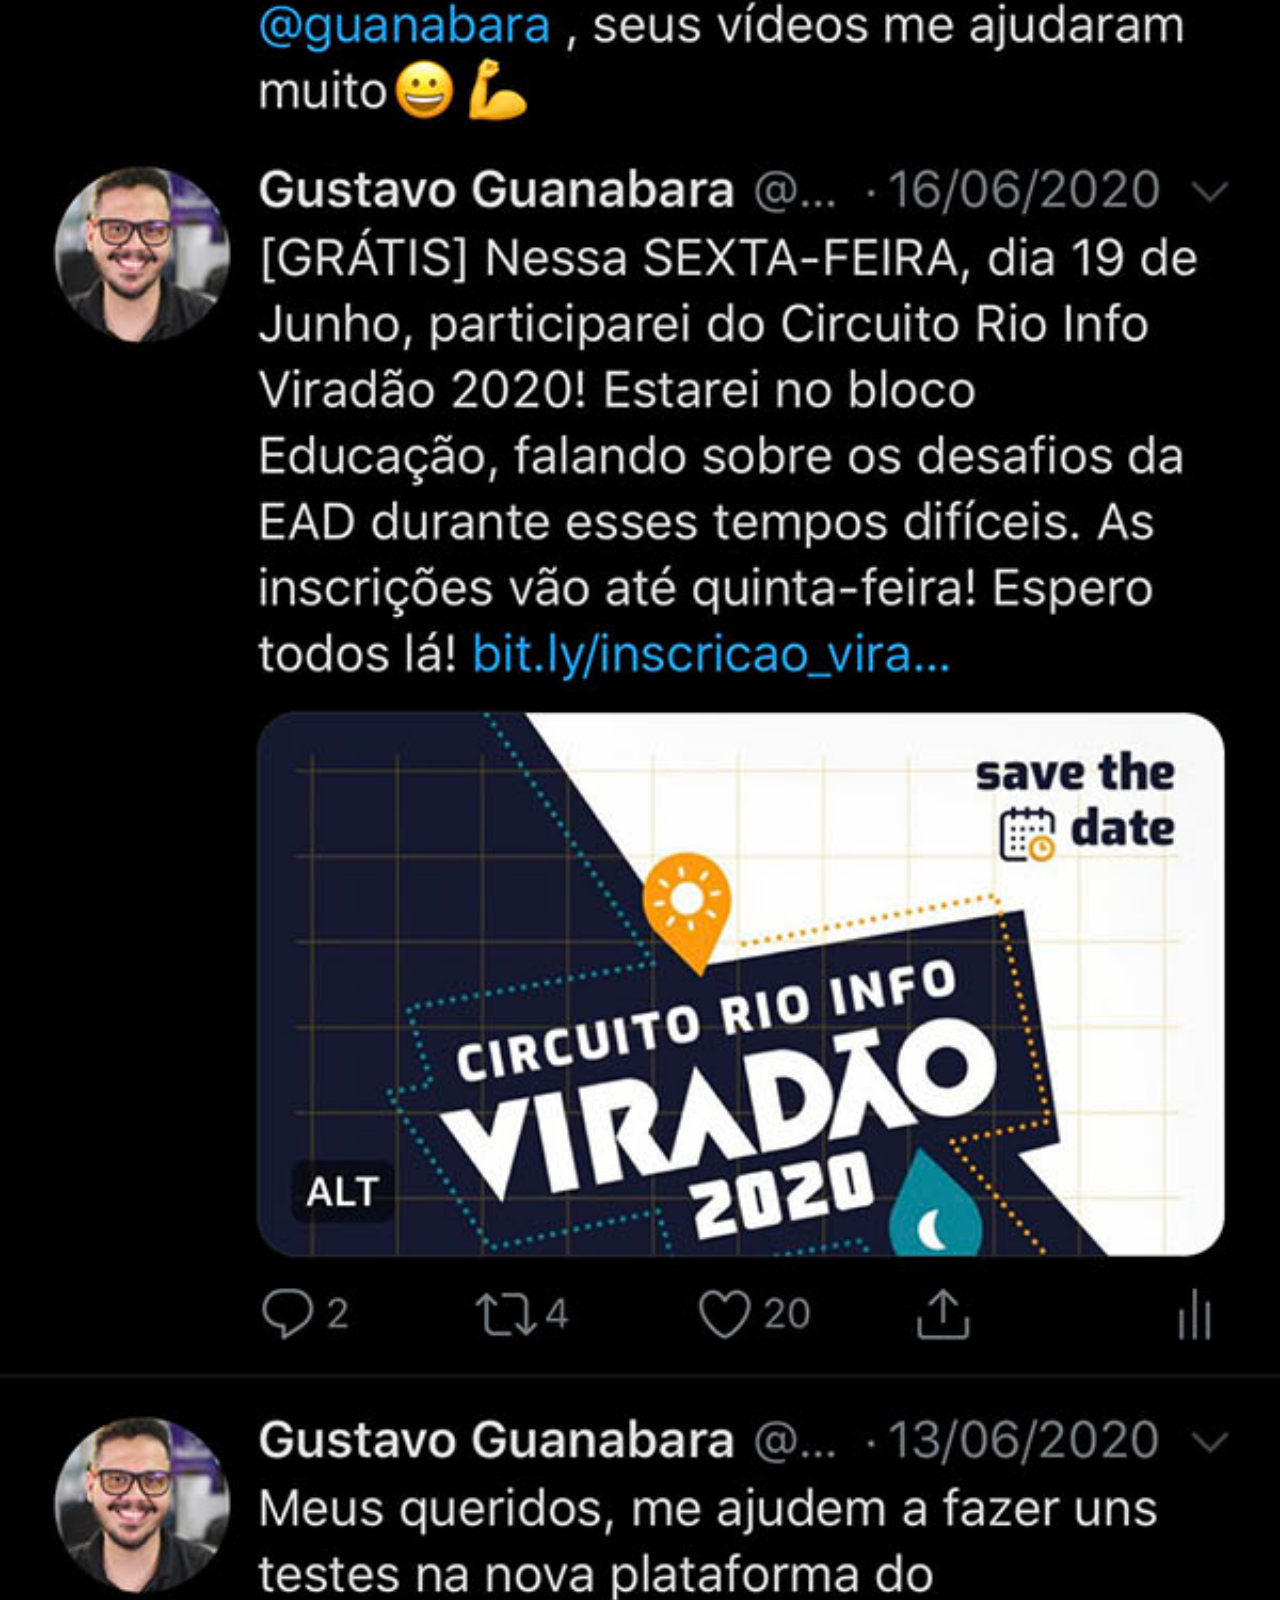
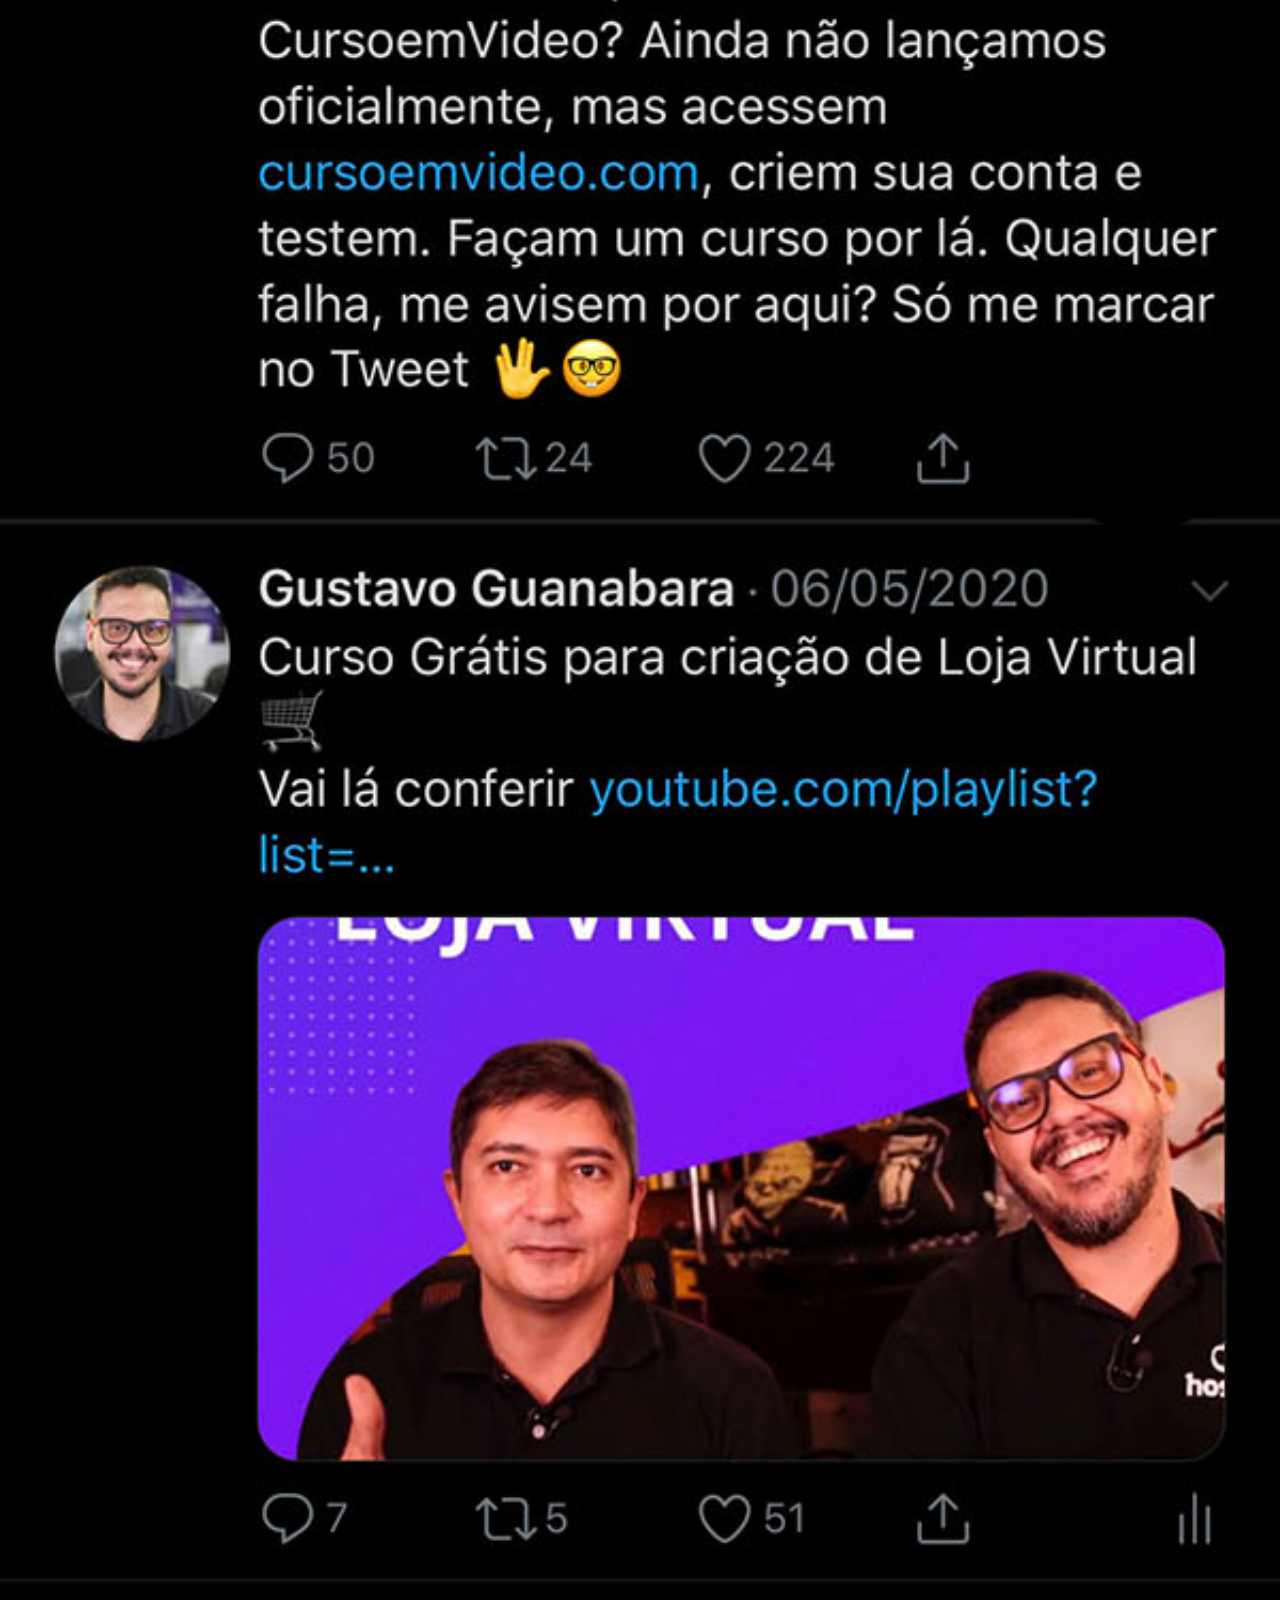
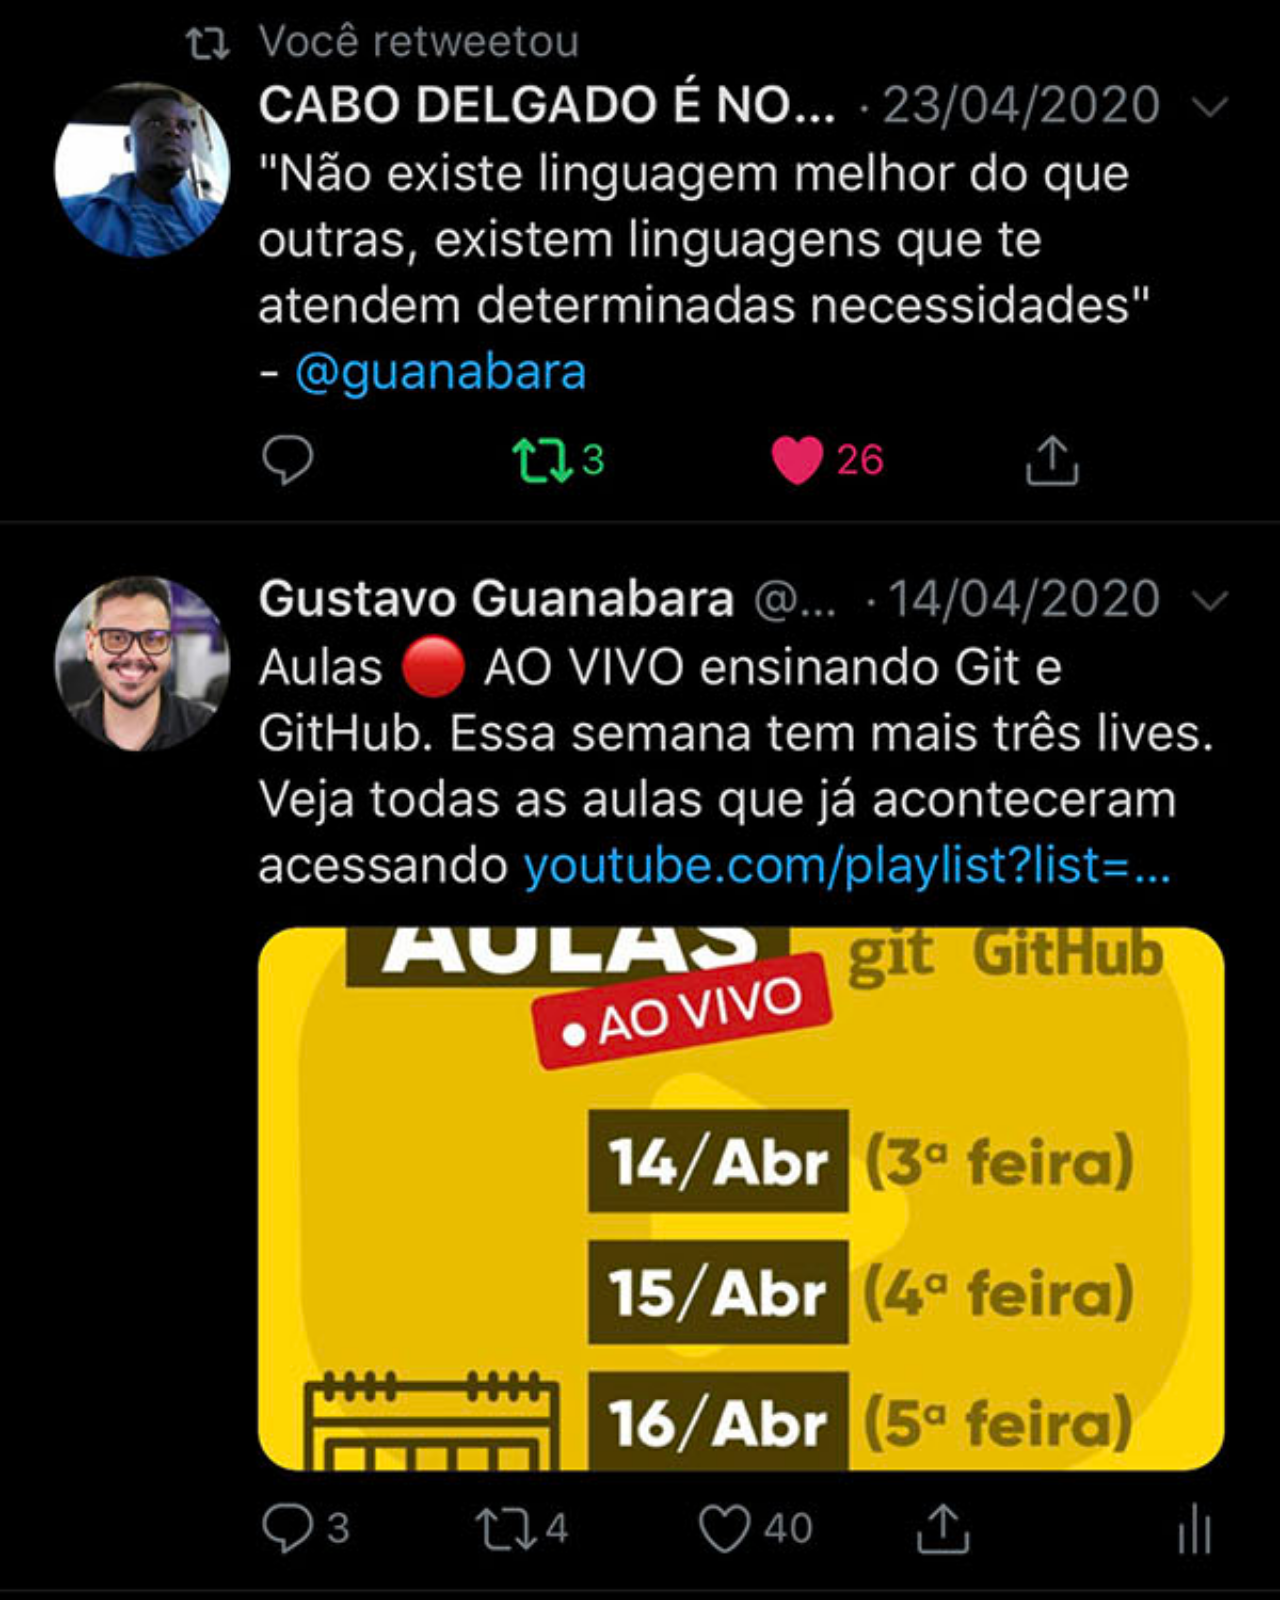
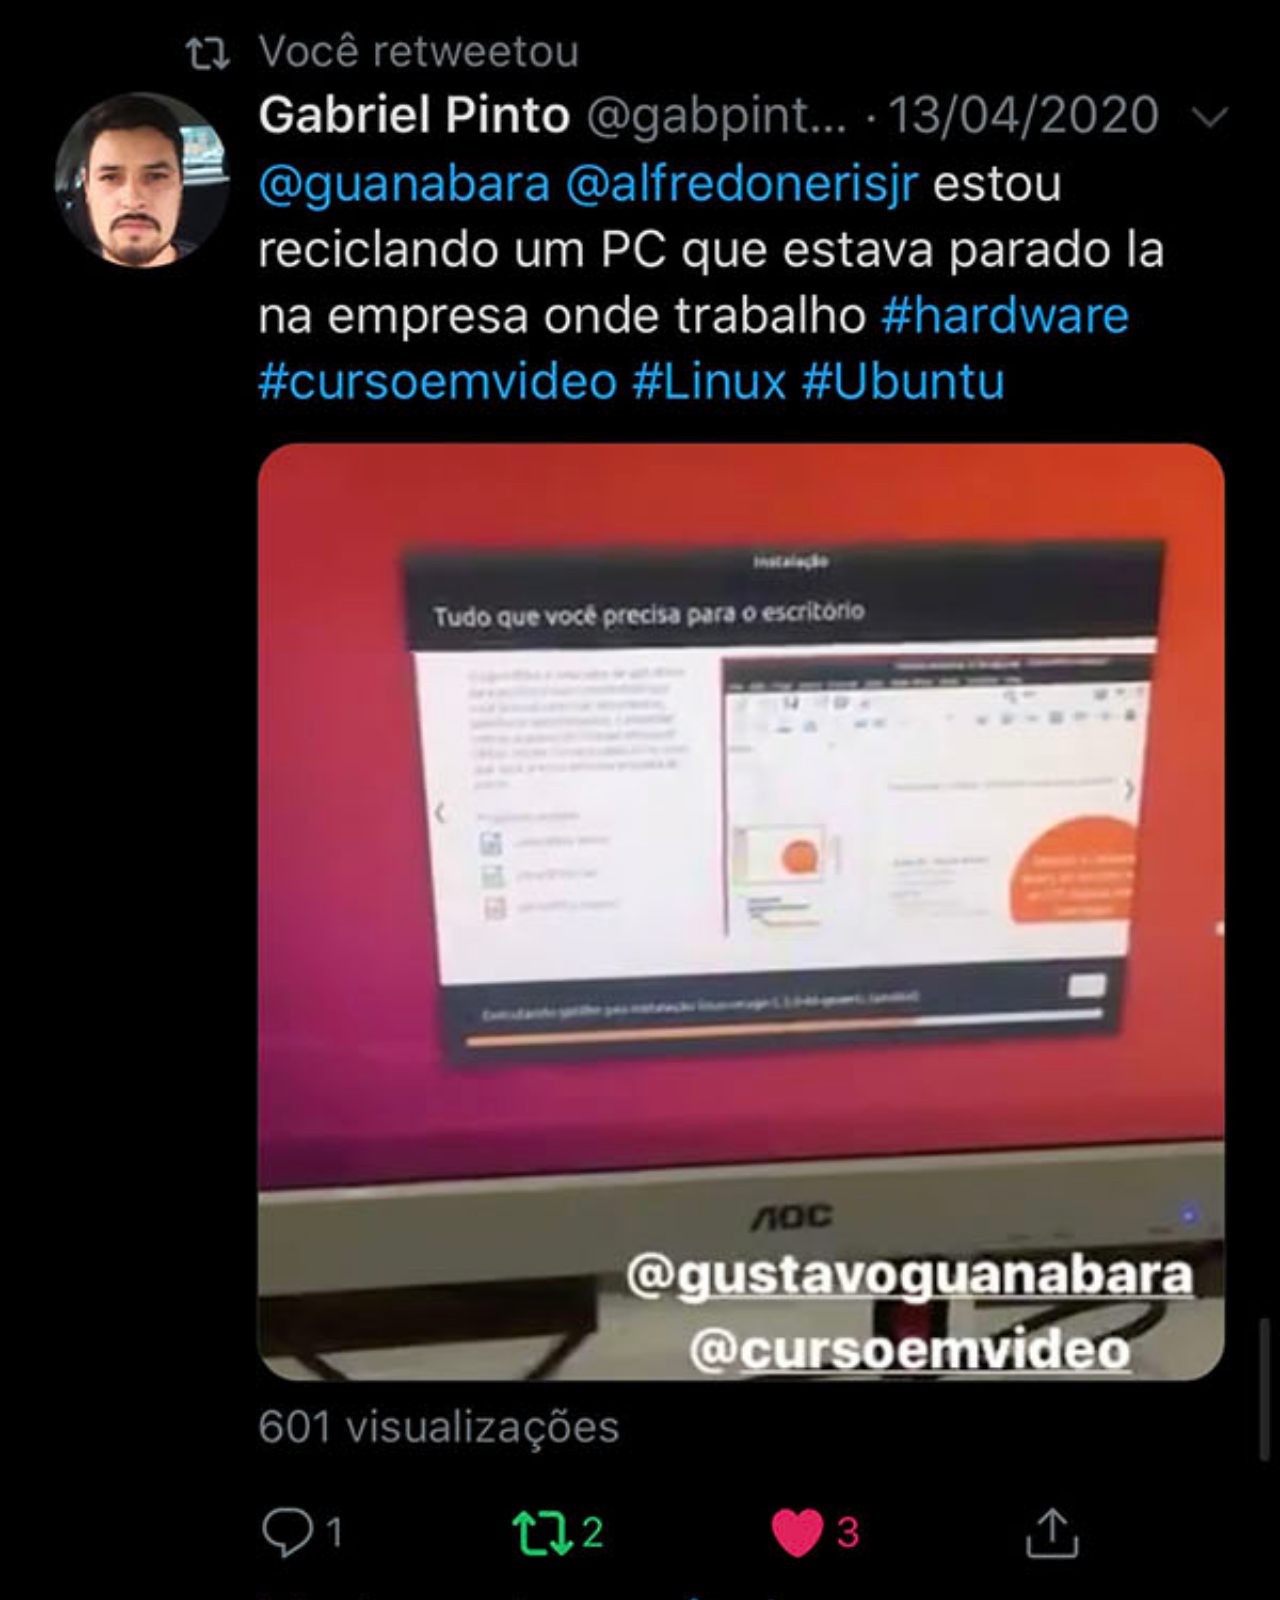
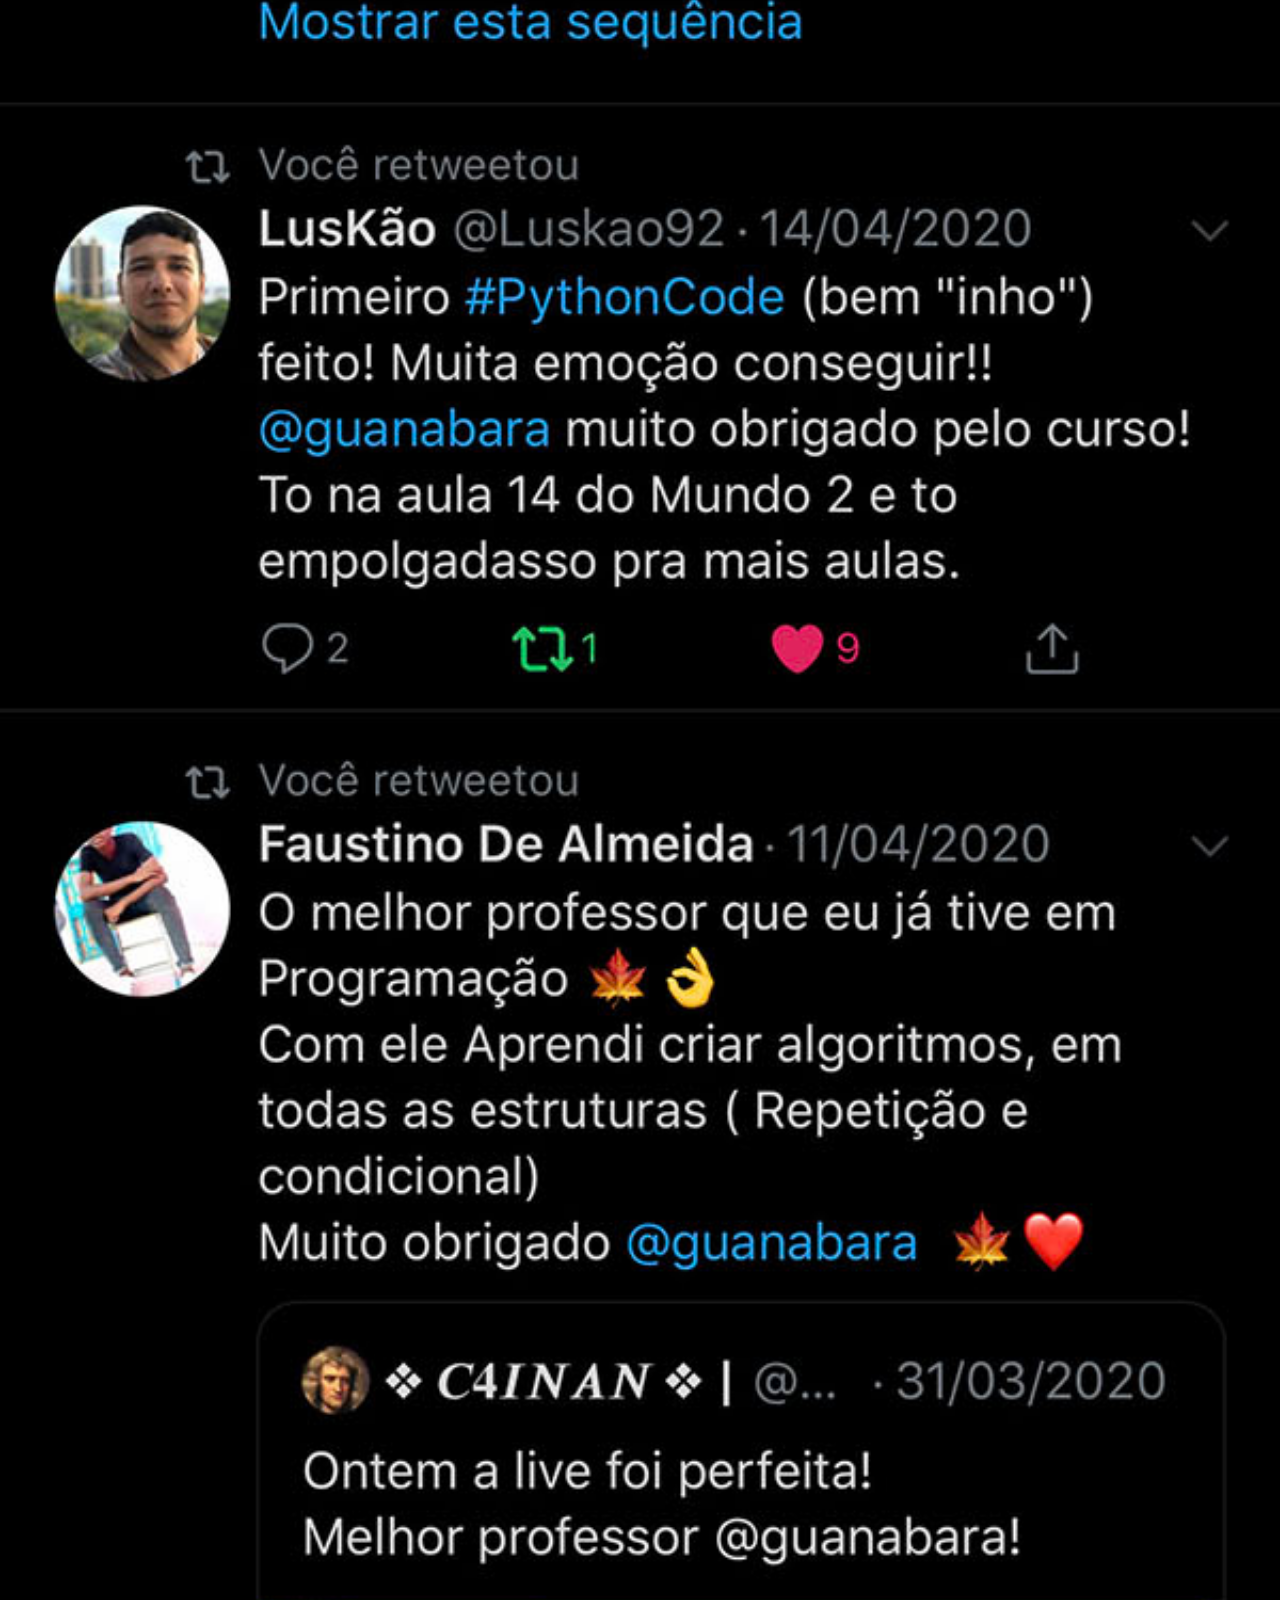
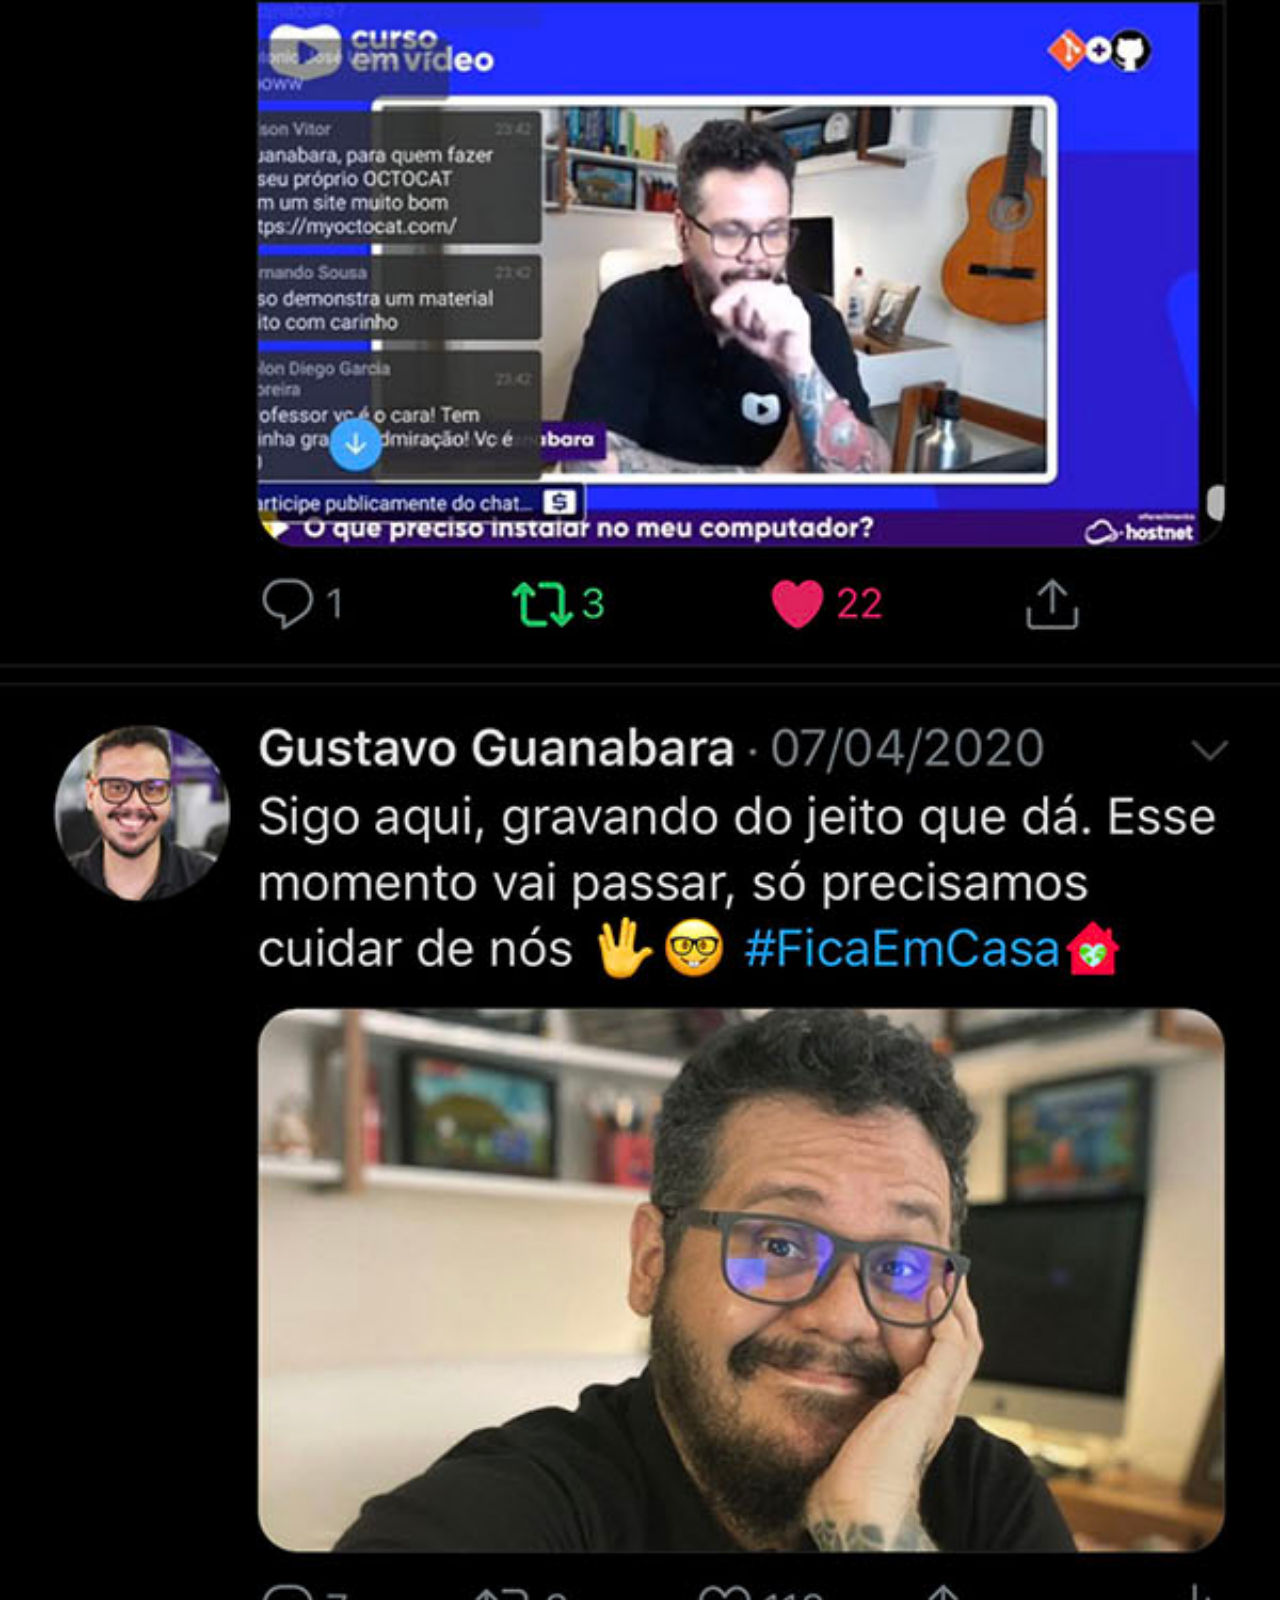
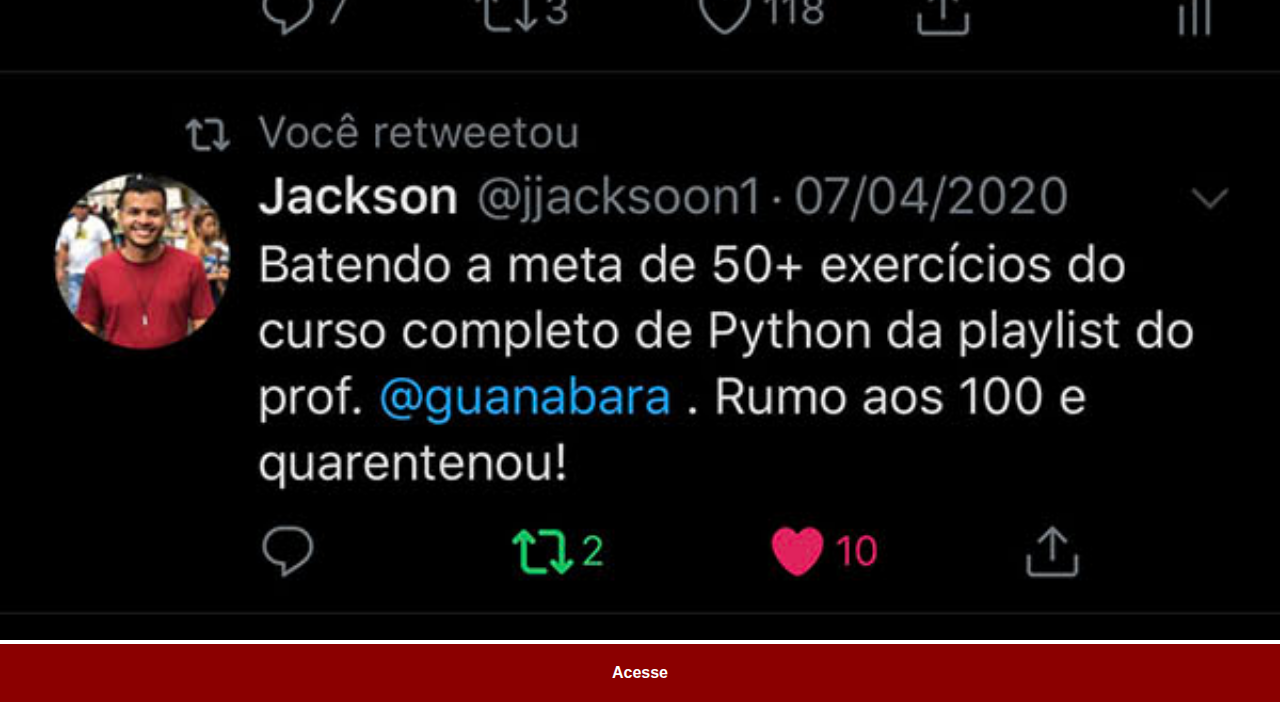
<file: twitter.html>
<!DOCTYPE html>
<html lang="pt-br">
<head>
    <meta charset="UTF-8">
    <meta name="viewport" content="width=device-width, initial-scale=1.0">
    <title>Twitter</title>
    <style>
        *{
            margin: 0;
            padding: 0;
            font-family: Arial, Helvetica, sans-serif;
        }

        ::-webkit-scrollbar {
            width: 0px;
            height: 0px;
        }

        img {
            width: 100vw;
        }

        a{
            display: block;
            background-color: darkred;
            color: white;
            padding: 20px;
            text-align: center;
            font-weight: bolder;
            text-decoration: none;
        }

        a:hover {
            background-color: red;
        }
    </style>
</head>
<body>
    <img src="imagens/tela-twitter.jpg" alt="Tela YouTube">
    <a href="https://twitter.com/" target="_blank">Acesse</a>
</body>
</html>
</file>
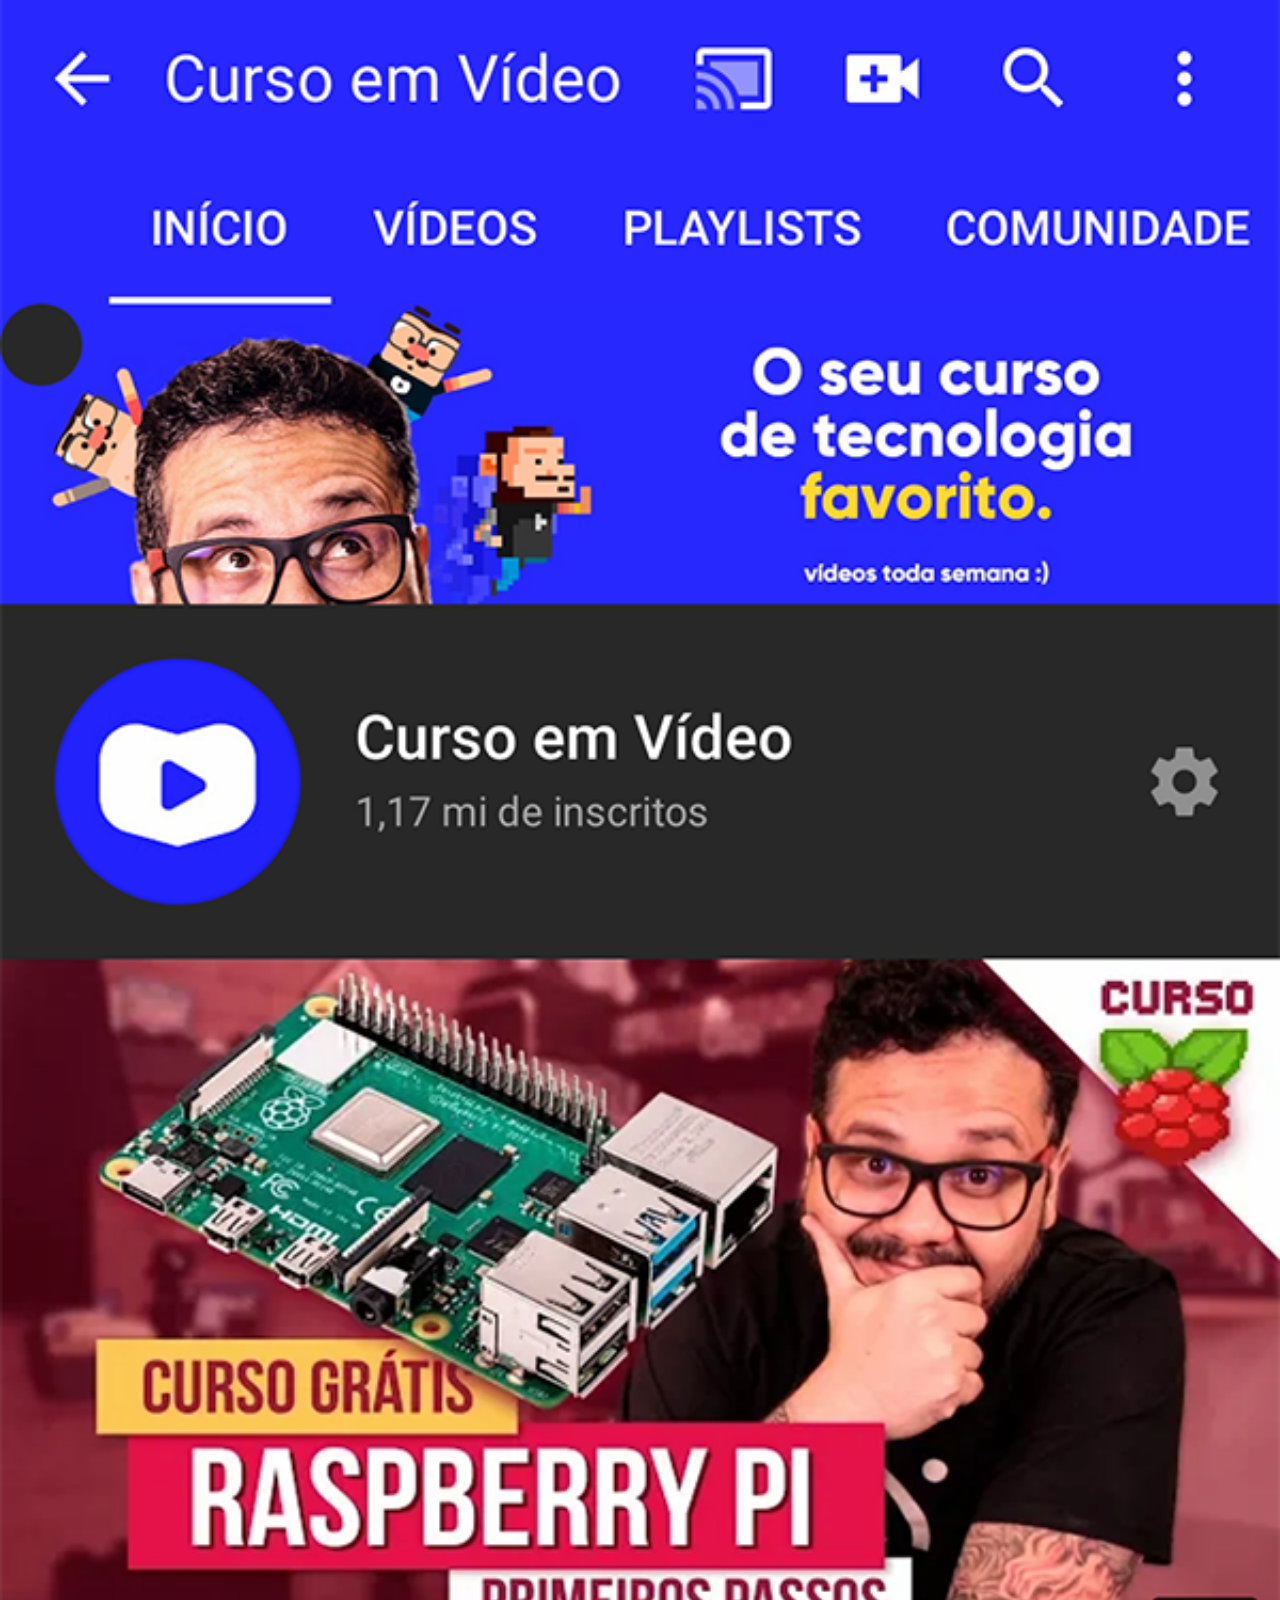
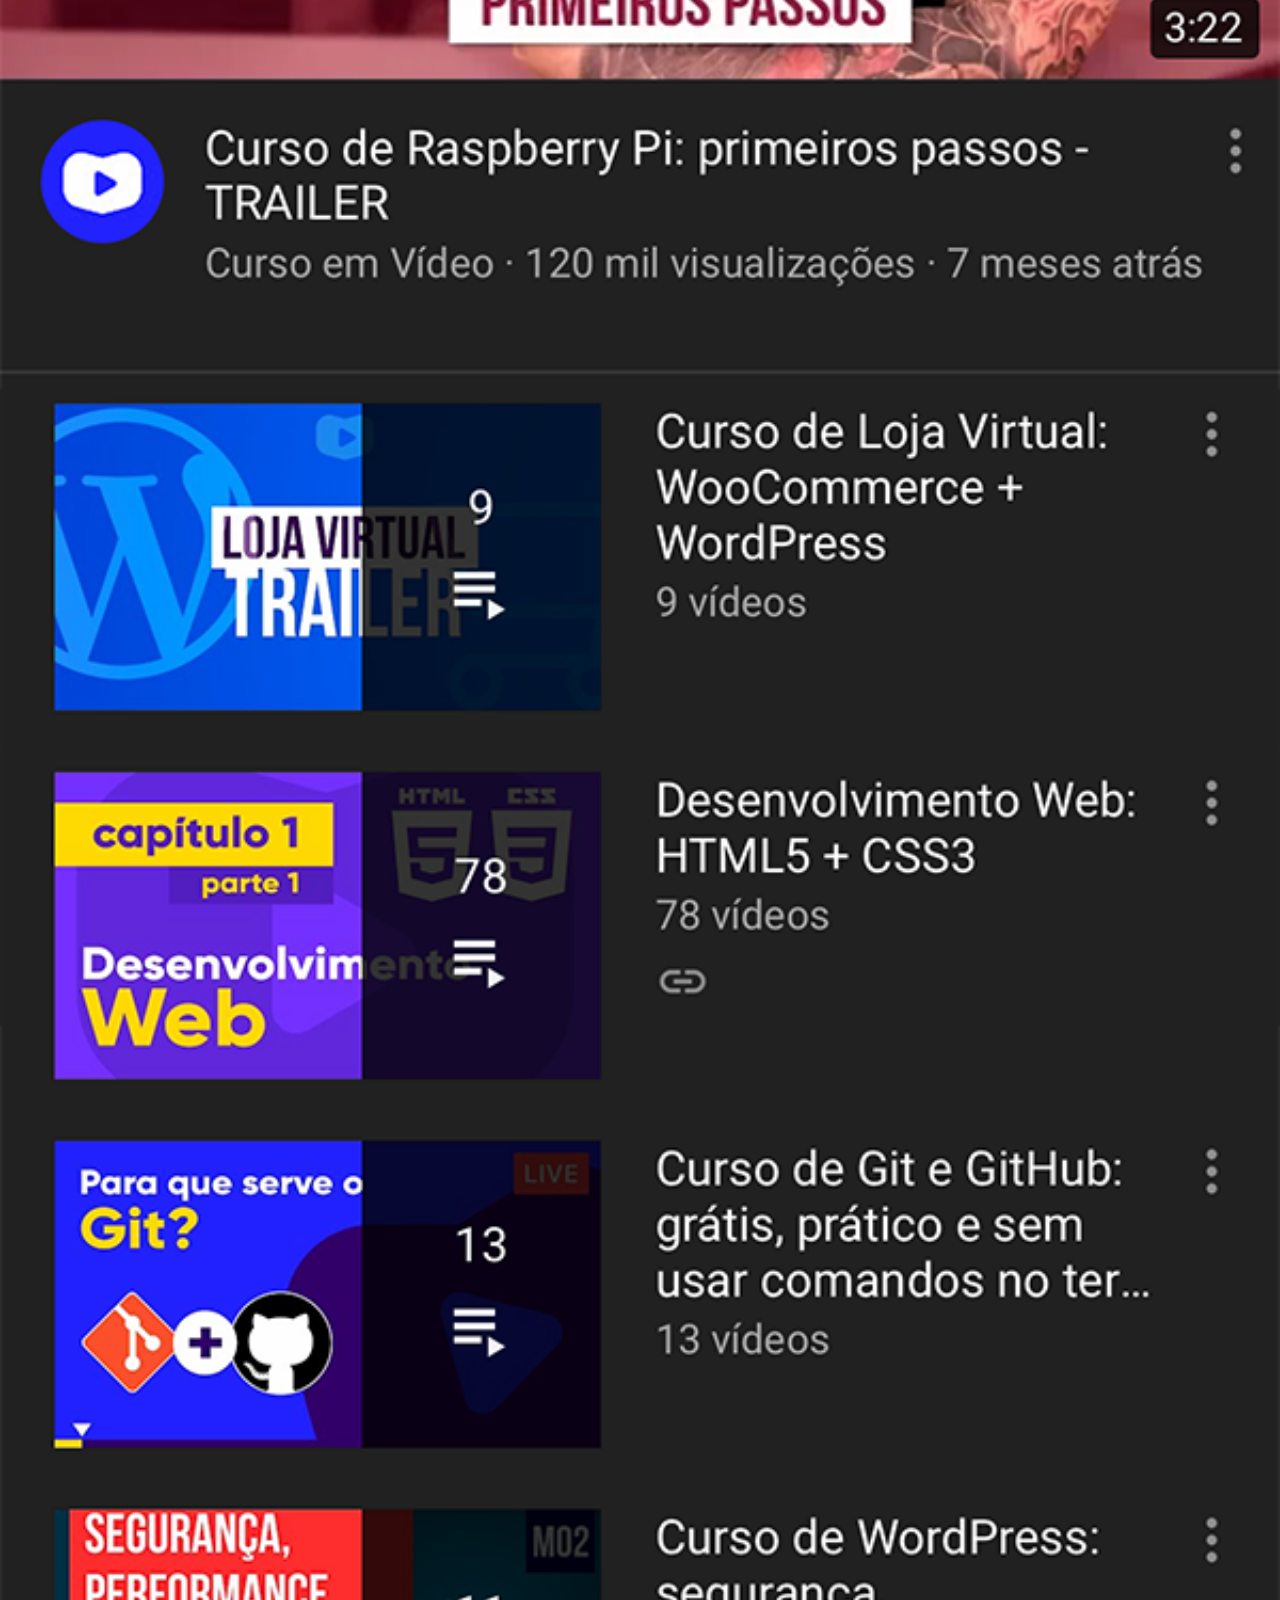
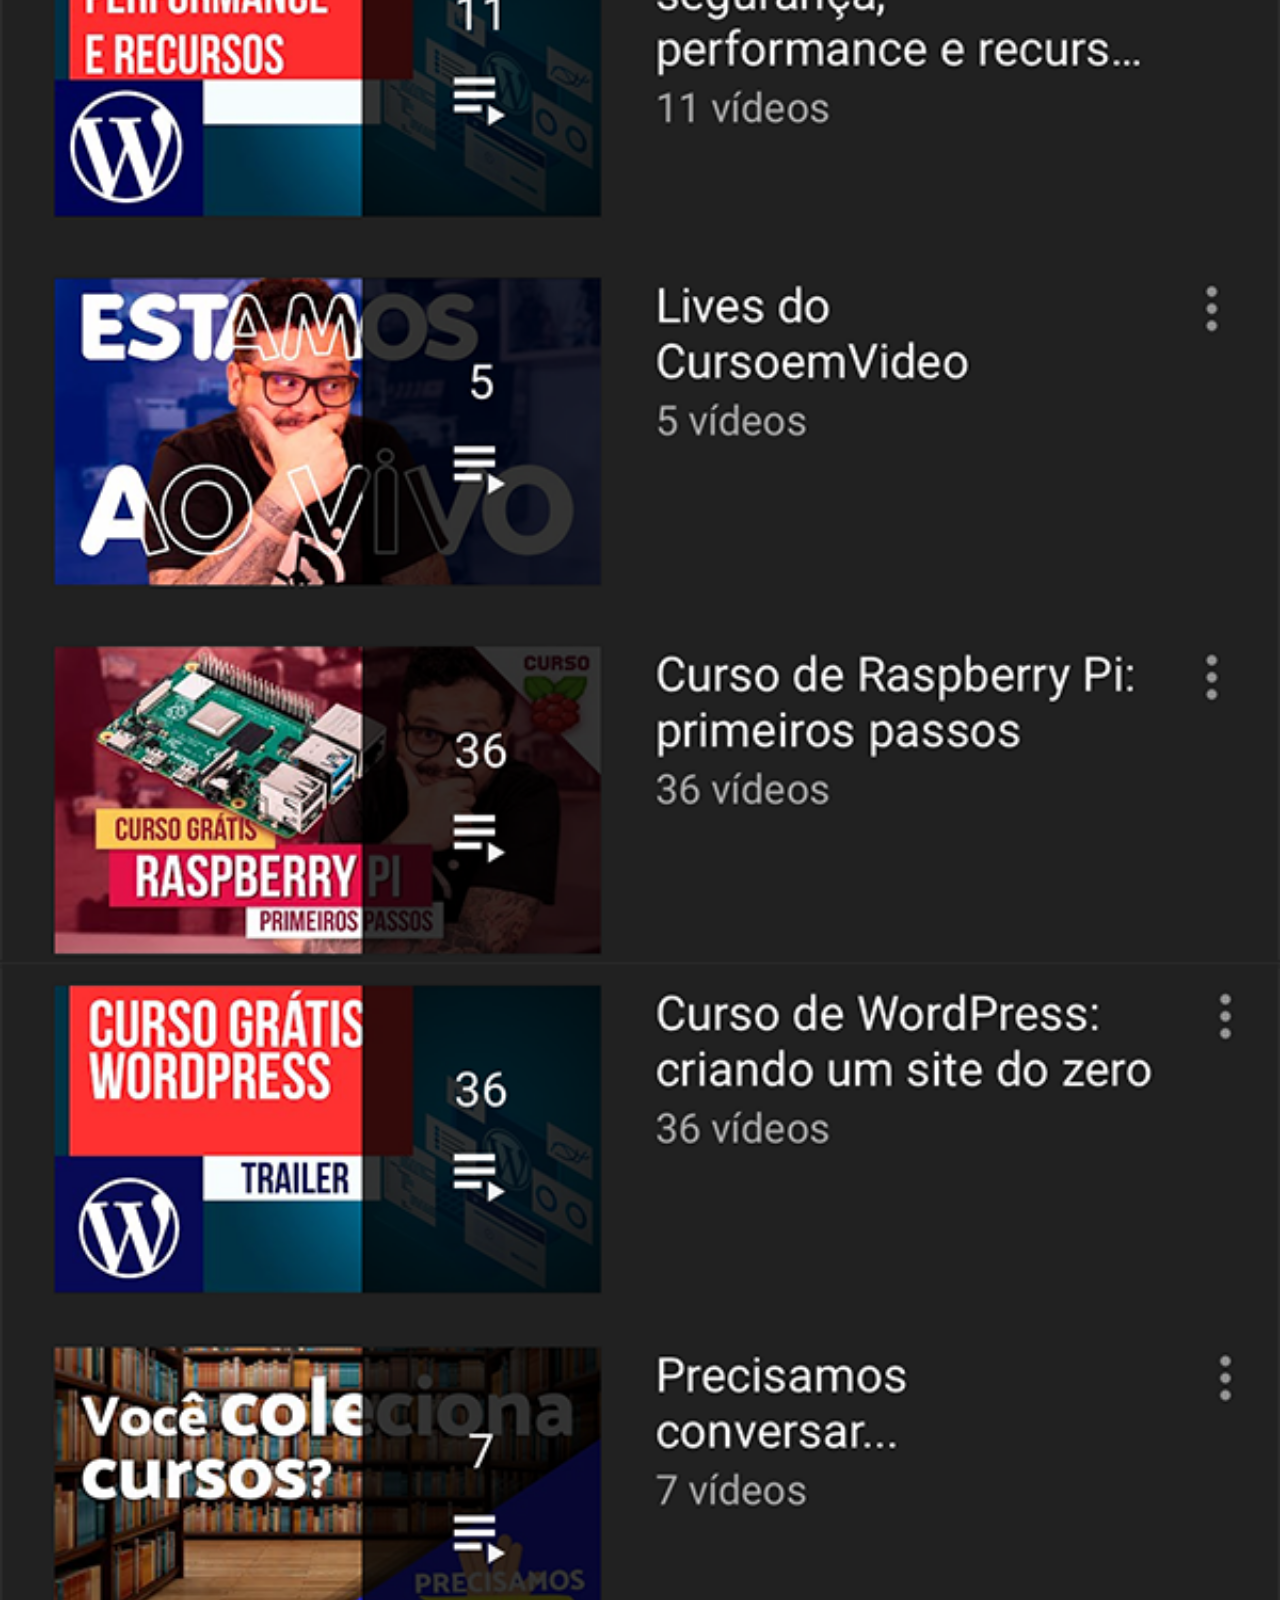
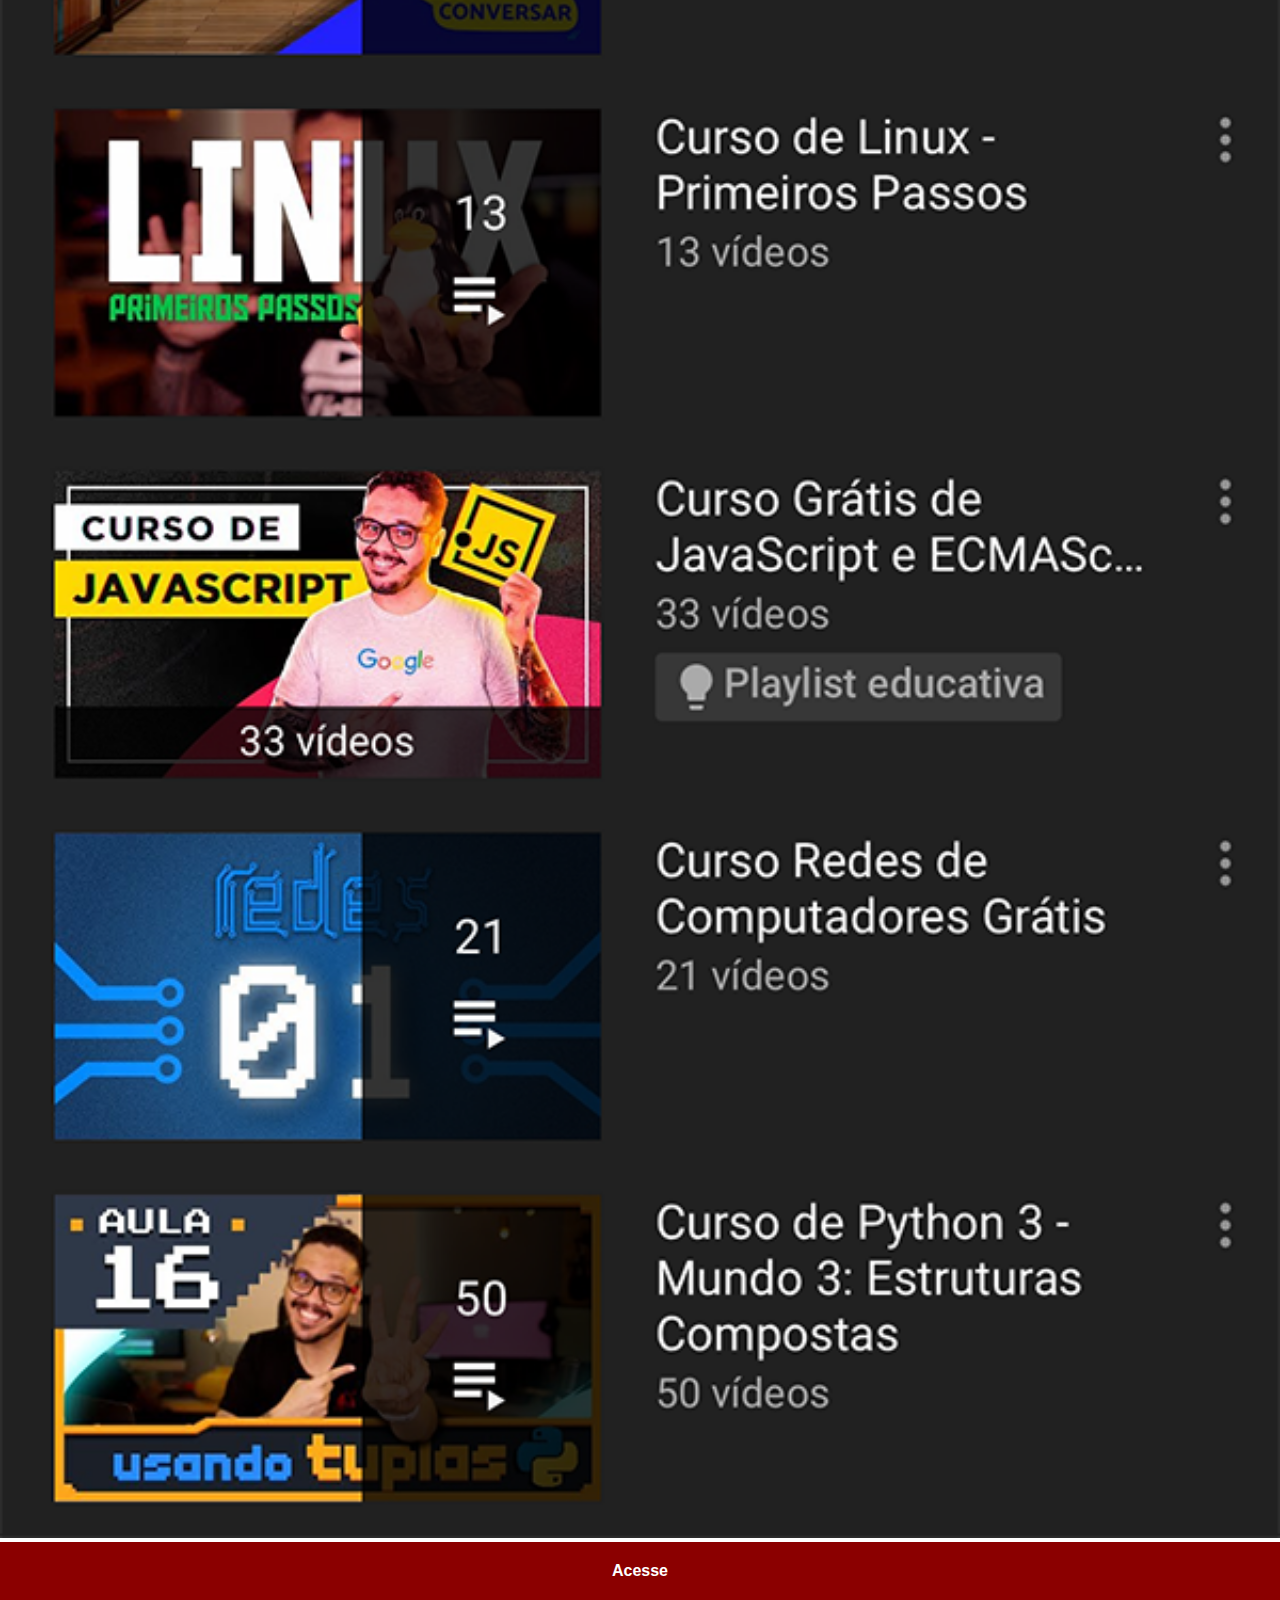
<file: youtube.html>
<!DOCTYPE html>
<html lang="pt-br">
<head>
    <meta charset="UTF-8">
    <meta name="viewport" content="width=device-width, initial-scale=1.0">
    <title>YouTube</title>
    <style>
        *{
            margin: 0;
            padding: 0;
            font-family: Arial, Helvetica, sans-serif;
        }

        ::-webkit-scrollbar {
            width: 0px;
            height: 0px;
        }

        img {
            width: 100vw;
        }

        a{
            display: block;
            background-color: darkred;
            color: white;
            padding: 20px;
            text-align: center;
            font-weight: bolder;
            text-decoration: none;
        }

        a:hover {
            background-color: red;
        }
    </style>
</head>
<body>
    <img src="imagens/tela-youtube.png" alt="Tela YouTube">
    <a href="https://www.youtube.com/" target="_blank">Acesse</a>
</body>
</html>
</file>
<file: estilos/style.css>
@charset "UTF-8";

* {
  margin: 0;
  padding: 0;
  font-family: Arial, Helvetica, sans-serif;
}

html, body {
  height: 100vh;
  width: 100vw;
  background-color: black;
}

body {
  background: black url("../imagens/fundo-madeira.jpg") no-repeat fixed top
    center / cover;
}

main {
  position: relative;
  height: 100vh;
}

#telefone {
  position: absolute;
  top: 50%;
  left: 50%;
  transform: translate(-50%, -50%);
  height: 627px;
  width: 311px;
  background: url("../imagens/frame-iphone.png") no-repeat;
}

#tela {
  position: relative;
  top: 80px;
  left: 22px;
  width: 266px;
  height: 471px;
}

#redes-sociais {
  text-align: right;
}

#redes-sociais img {
  width: 50px;
  height: 50px;
  margin: 10px;
  border-radius: 50%;
  box-shadow: 2px 2px 5px rgba(0, 0, 0, 0.4);
  box-sizing: border-box;
  opacity: 80%;
}

#redes-sociais img:hover {
  border: 2px solid rgba(255, 255, 255, 0.637);
  transform: translate(-3px, -3px);
  box-shadow: 5px 5px 10px rgba(0, 0, 0, 0.6);
  transition: transform 0.5s;
  opacity: 100%;
}
</file>
